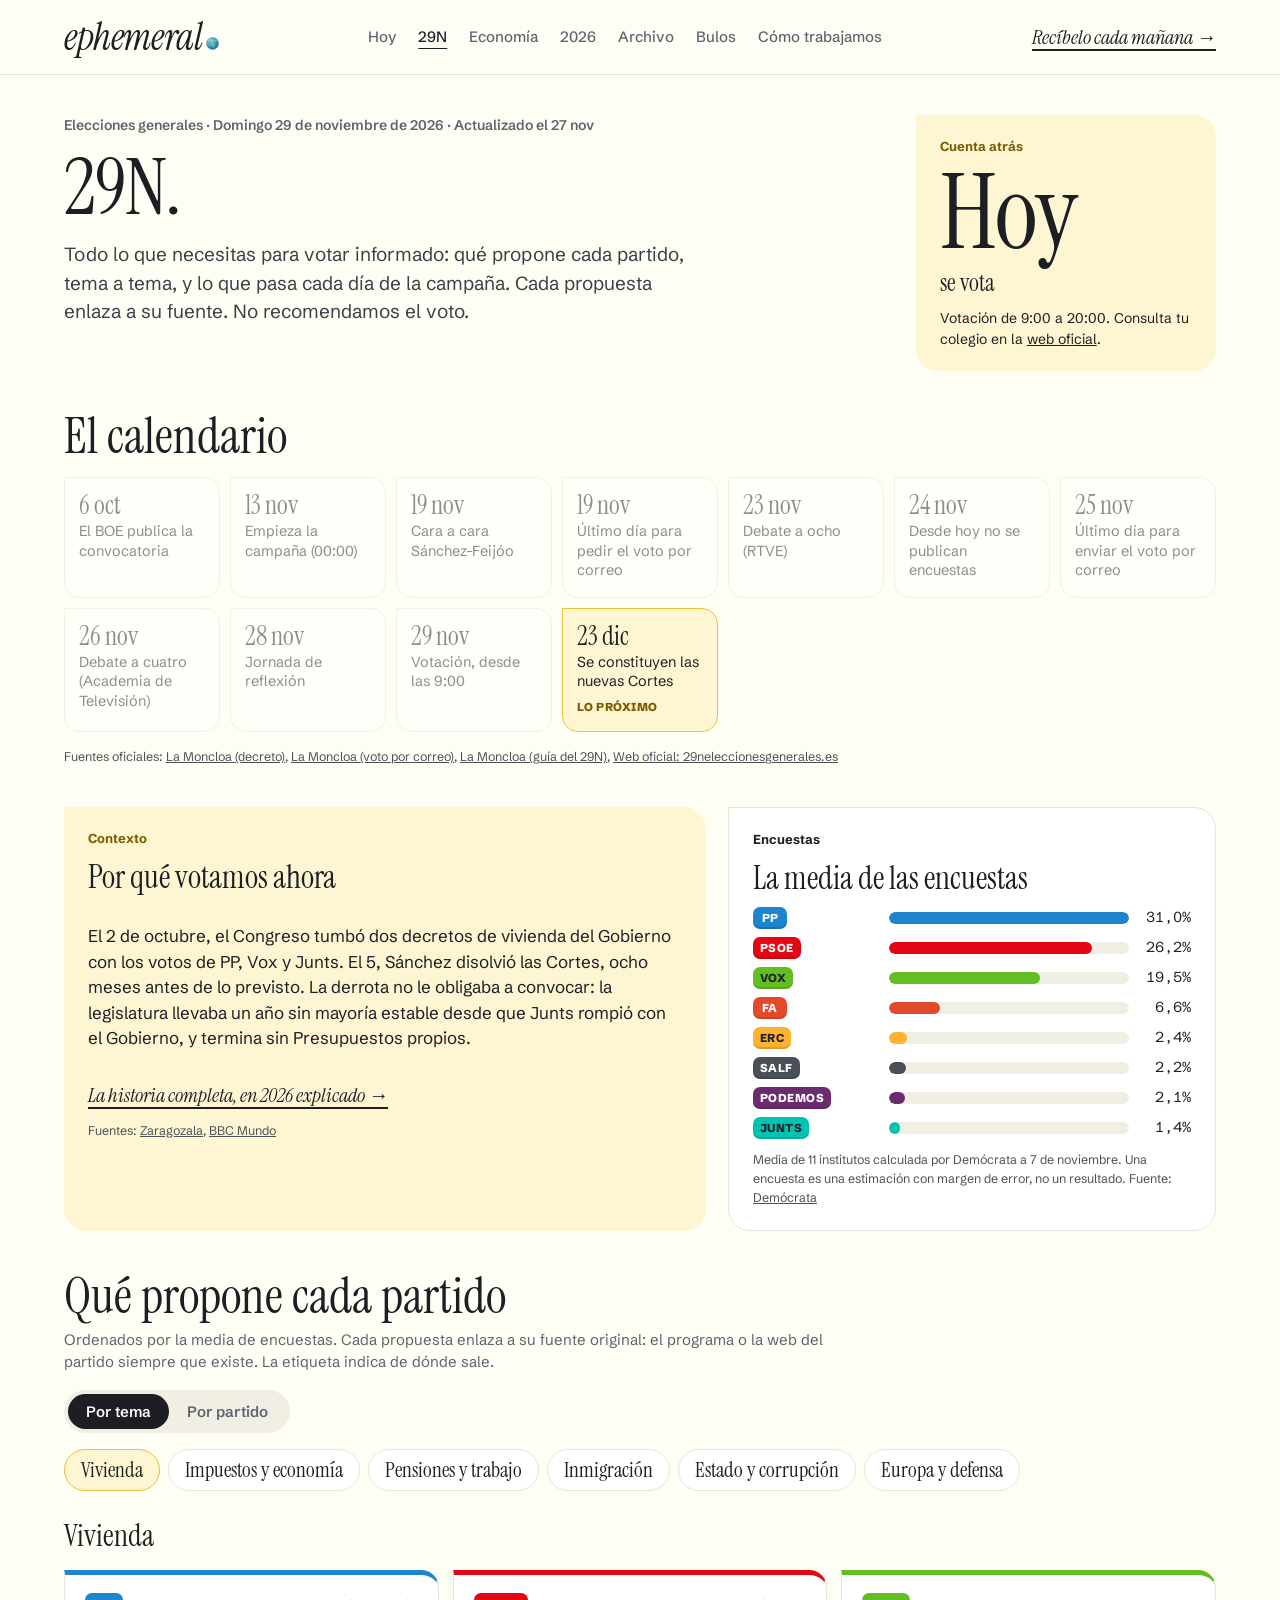
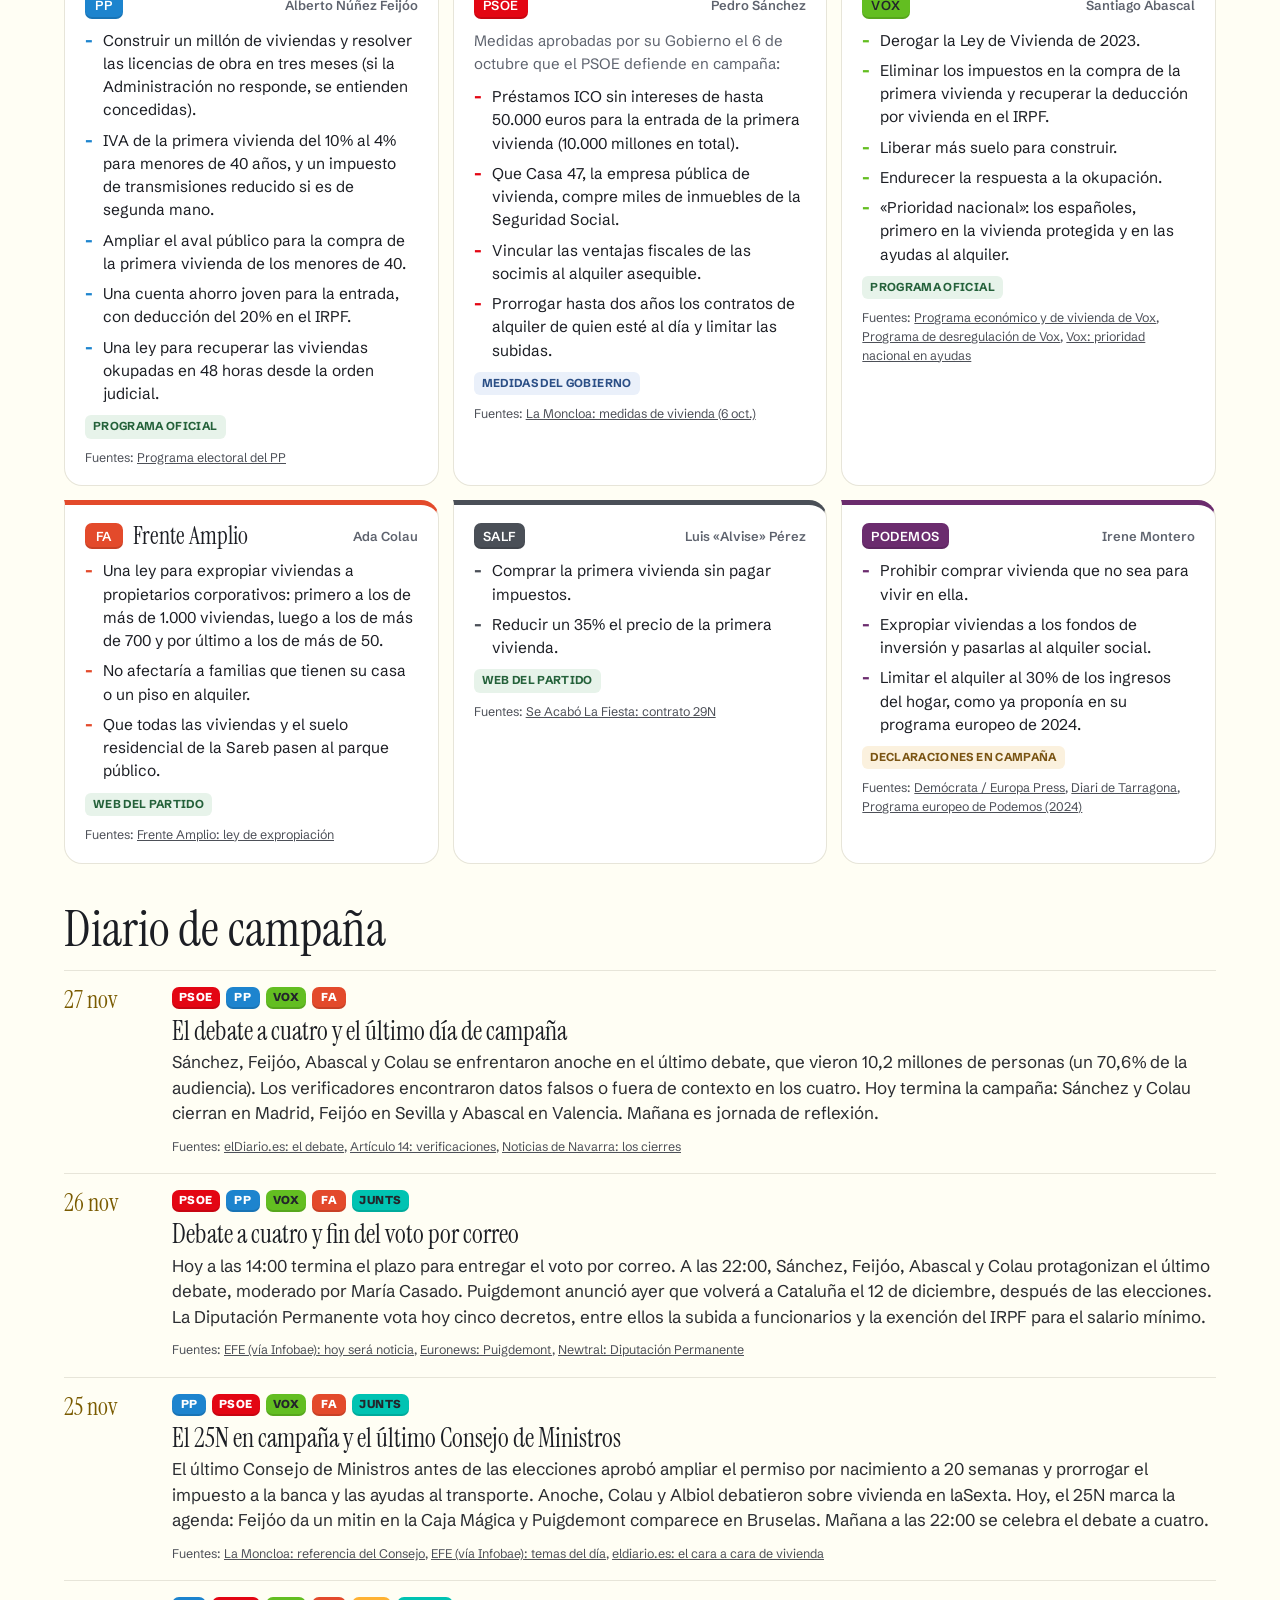
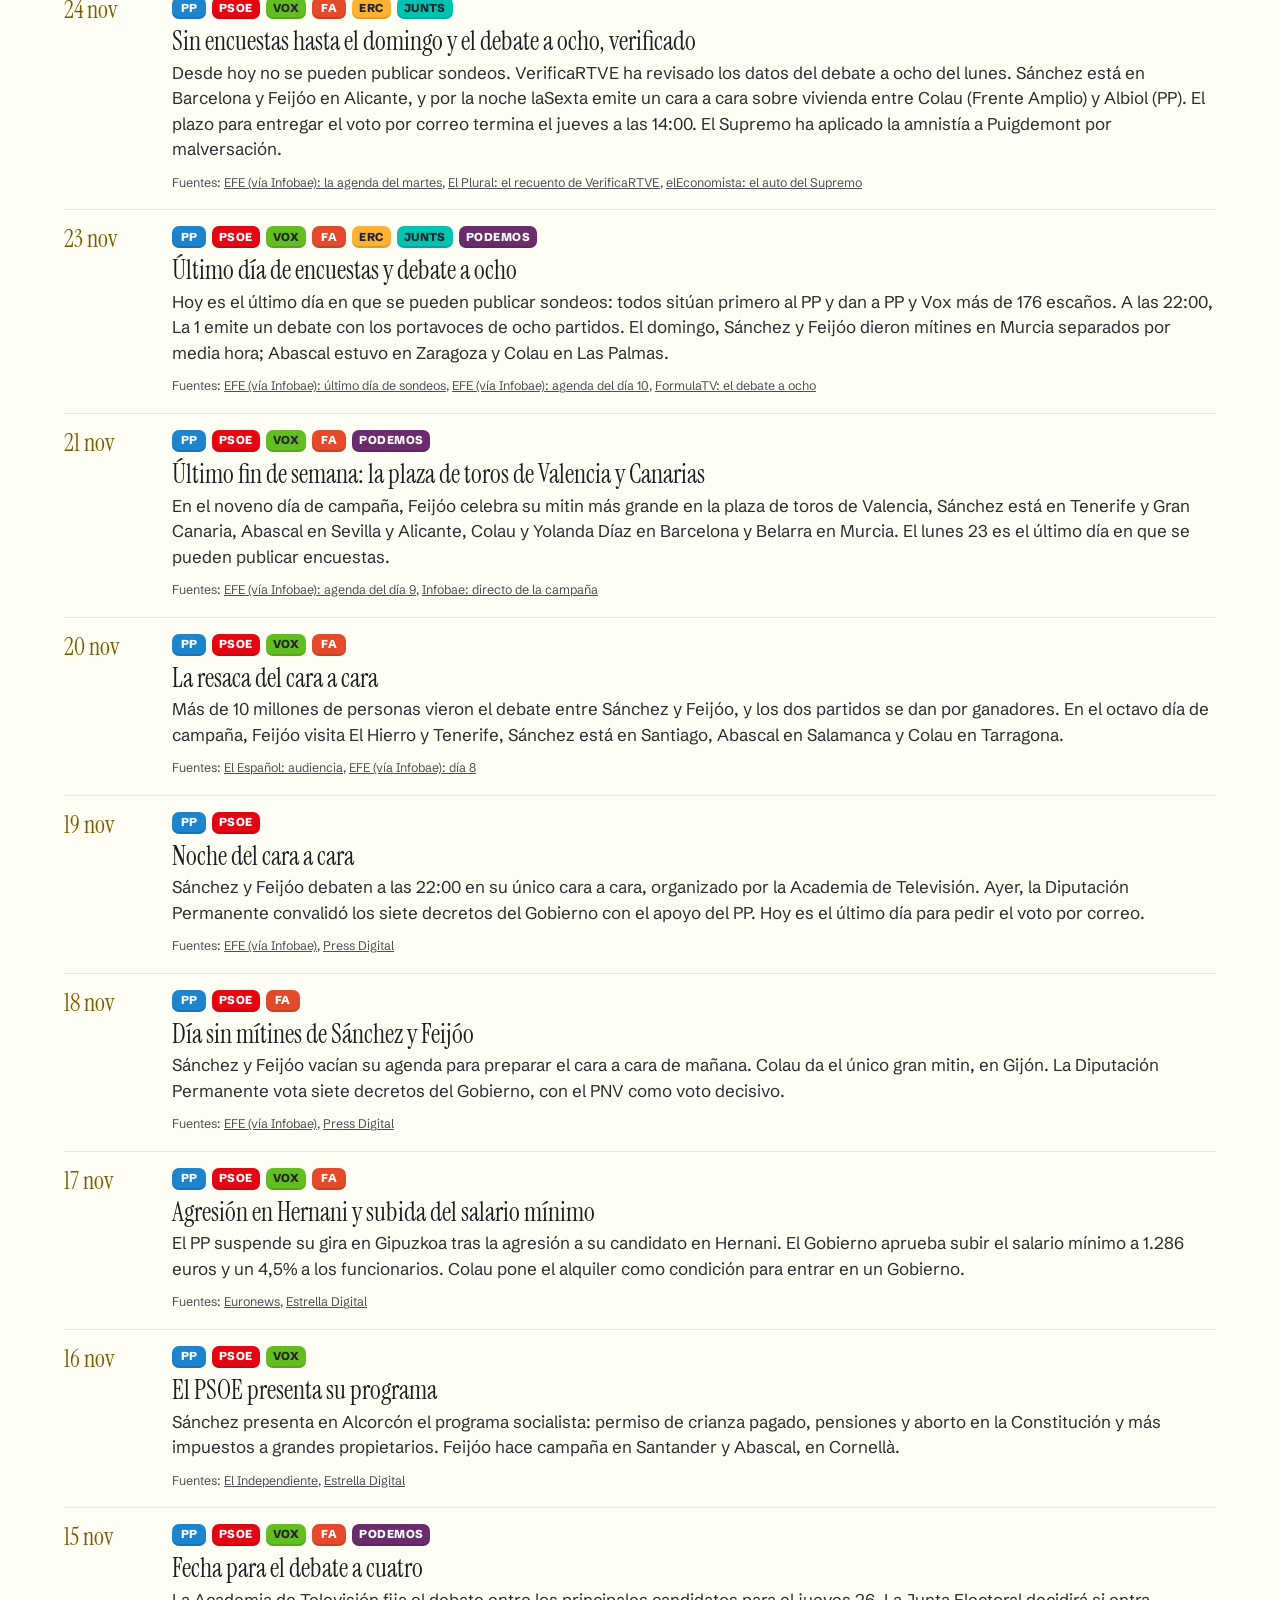
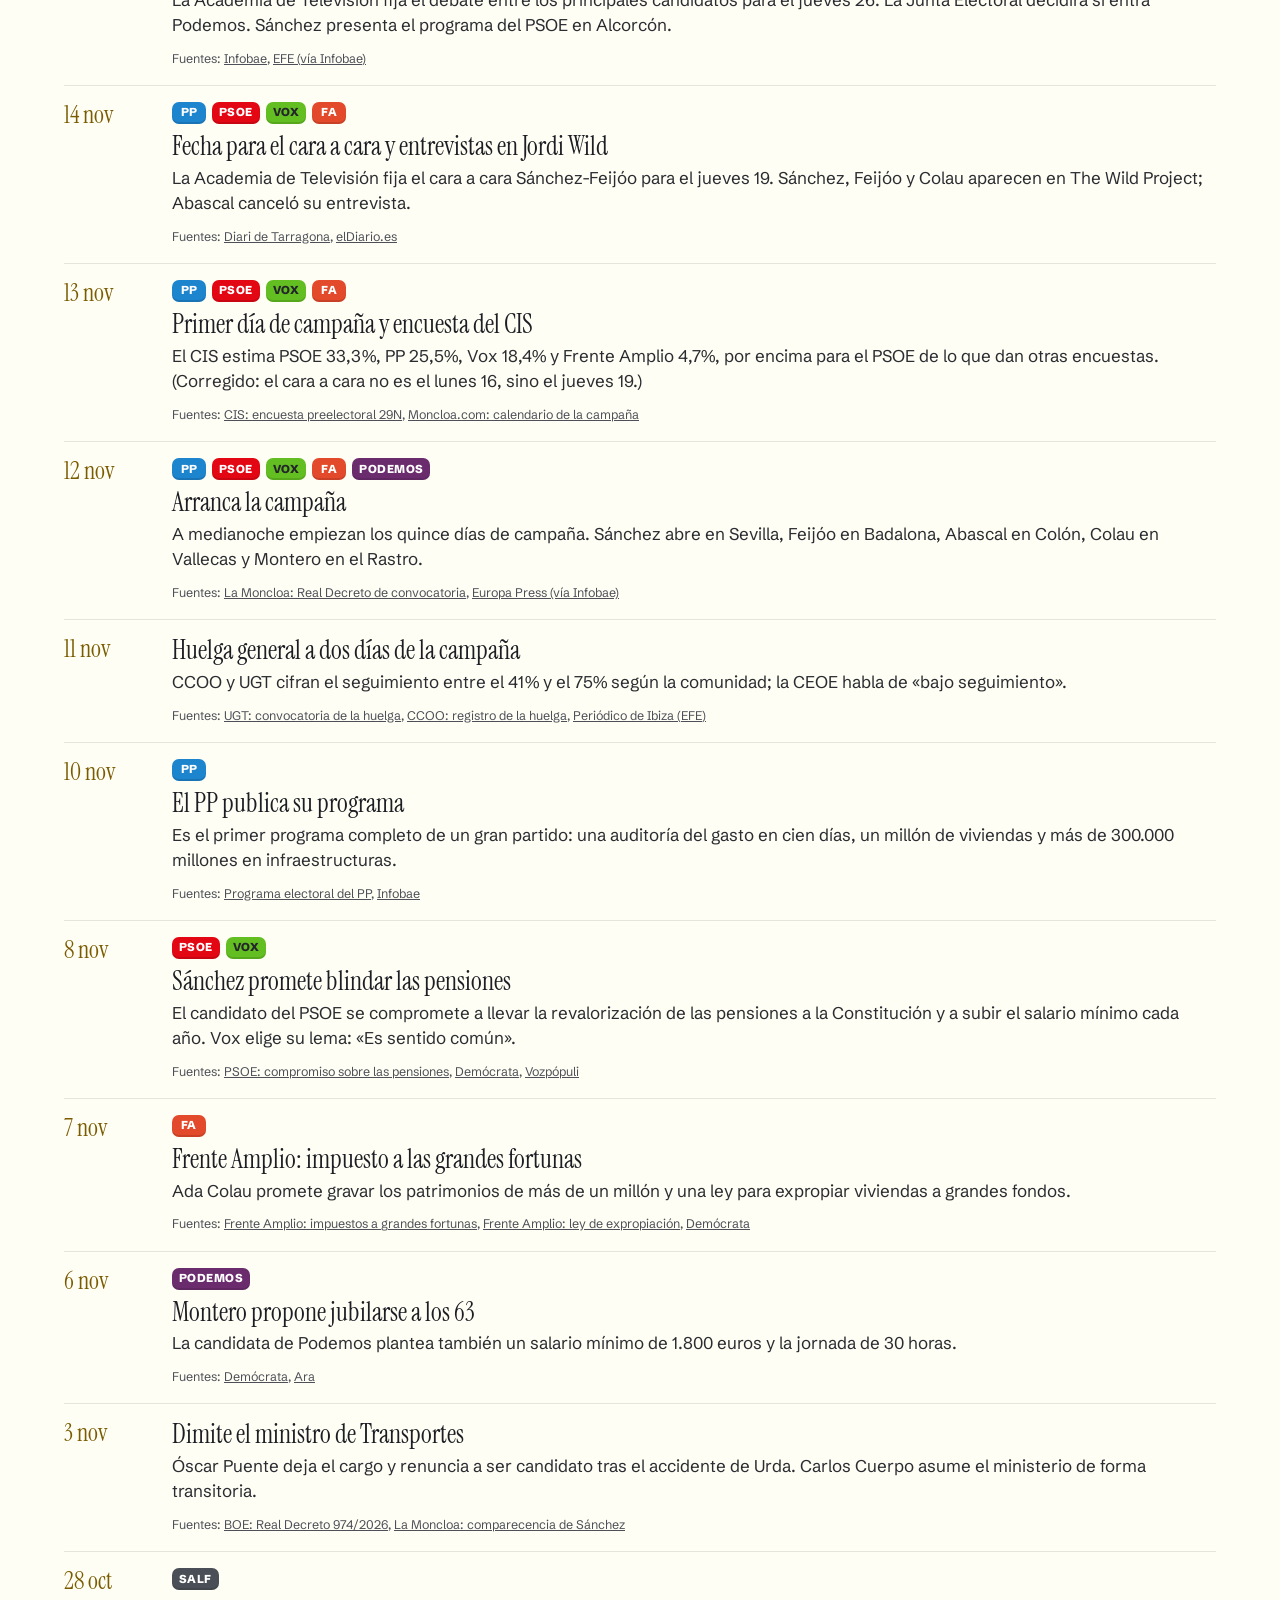
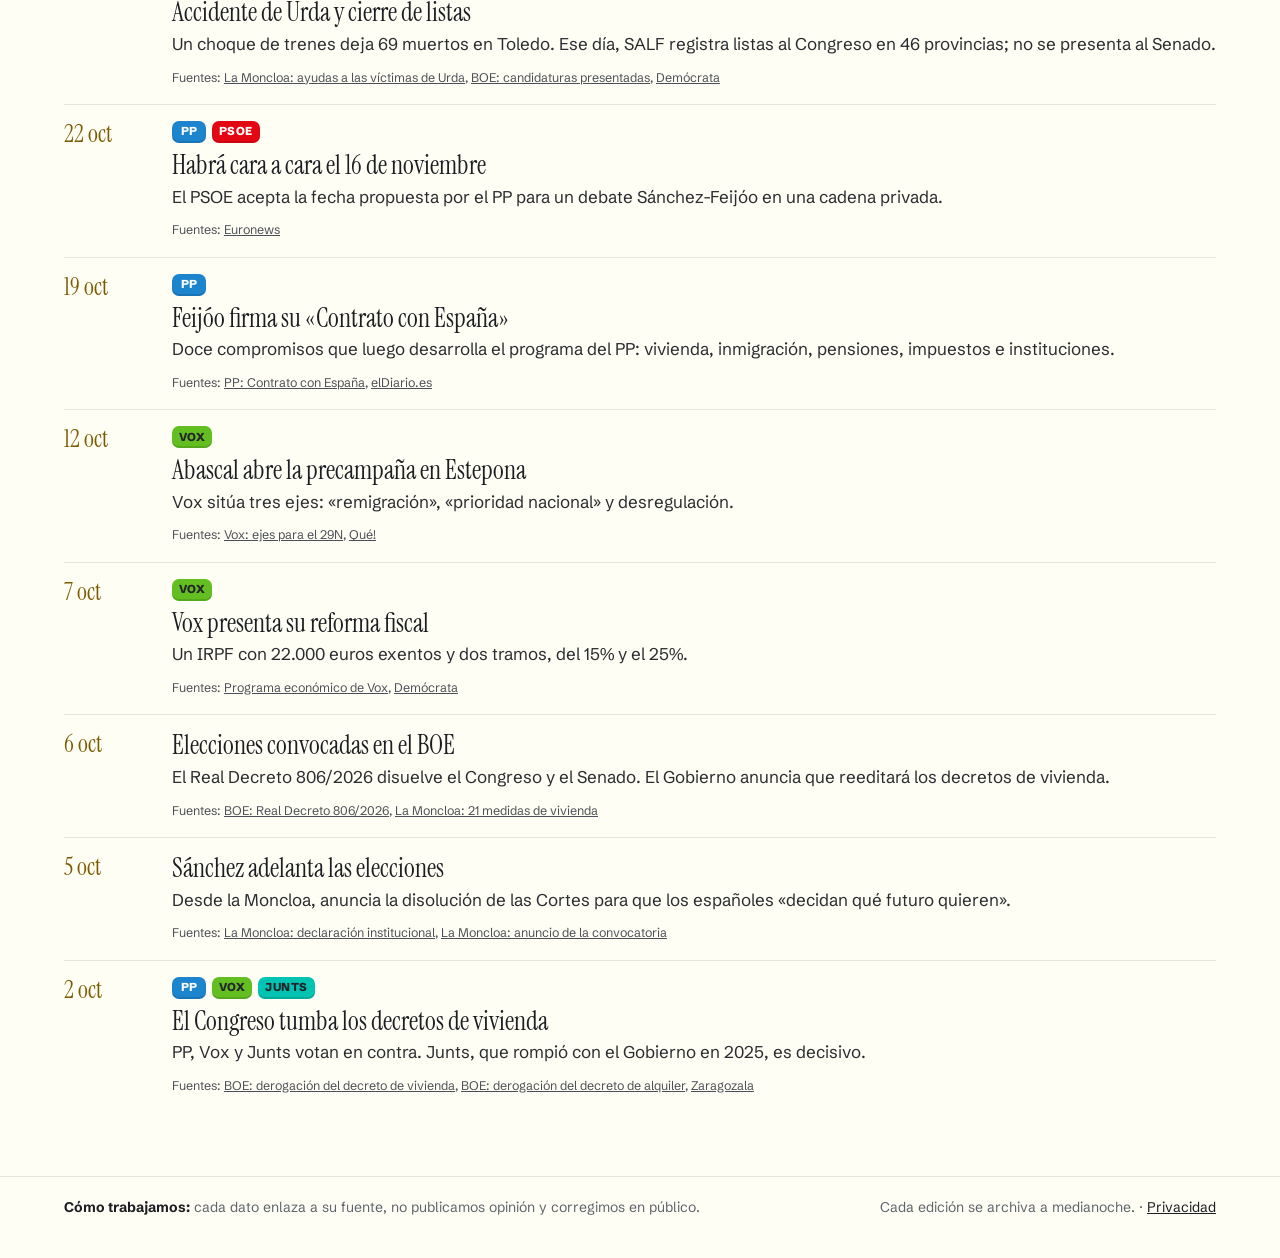
<file: 29n.html>
<!DOCTYPE html>
<html lang="es">
<head>
  <meta charset="utf-8">
  <meta name="viewport" content="width=device-width, initial-scale=1">
  <title>29N · Elecciones generales · ephemeral.</title>
  <meta name="description" content="Qué propone cada partido, tema a tema, y el diario de la campaña del 29N. Con fuentes y sin recomendar el voto.">
  <meta property="og:title" content="29N · Elecciones generales · ephemeral.">
  <meta property="og:description" content="Qué propone cada partido, tema a tema, y el diario de la campaña del 29N. Con fuentes y sin recomendar el voto.">
  <meta property="og:type" content="website">
  <!-- seo -->
  <link rel="canonical" href="https://ephemeralnoticias.com/29n">
  <meta property="og:url" content="https://ephemeralnoticias.com/29n">
  <meta property="og:site_name" content="ephemeral.">
  <meta property="og:locale" content="es_ES">
  <meta property="og:image" content="https://ephemeralnoticias.com/assets/compartir.png">
  <meta property="og:image:width" content="1200">
  <meta property="og:image:height" content="630">
  <meta name="twitter:card" content="summary_large_image">
  <meta name="robots" content="index, follow">
  <!-- /seo -->
  <meta name="theme-color" content="#FFFEF4">
  <link rel="icon" href="assets/favicon.svg" type="image/svg+xml">
  <link rel="icon" href="assets/icono-48.png" type="image/png" sizes="48x48">
  <link rel="icon" href="assets/icono-192.png" type="image/png" sizes="192x192">
  <link rel="apple-touch-icon" href="assets/apple-touch-icon.png">
  <link rel="preconnect" href="https://fonts.googleapis.com">
  <link rel="preconnect" href="https://fonts.gstatic.com" crossorigin>
  <link href="https://fonts.googleapis.com/css2?family=Instrument+Serif:ital@0;1&amp;family=Schibsted+Grotesk:wght@400;500;600;700;800&amp;display=swap" rel="stylesheet">
  <link rel="stylesheet" href="assets/style.css">
</head>
<body data-pagina="29n">
  <header class="cabecera">
    <div class="contenedor">
      <a class="logo" href="index.html" aria-label="ephemeral, ir a la portada"><span>ephemeral</span><svg viewBox="0 0 20 20" aria-hidden="true" focusable="false"><defs><radialGradient id="lmar" cx="35%" cy="30%" r="80%"><stop offset="0" stop-color="#8FD3F7"/><stop offset="0.55" stop-color="#3497DE"/><stop offset="1" stop-color="#1A5DA6"/></radialGradient><radialGradient id="ltie" cx="35%" cy="30%" r="80%"><stop offset="0" stop-color="#8ED37A"/><stop offset="1" stop-color="#3C9A48"/></radialGradient><clipPath id="lesf"><circle cx="10" cy="10" r="9.5"/></clipPath></defs><circle cx="10" cy="10" r="9.5" fill="url(#lmar)"/><g clip-path="url(#lesf)" fill="url(#ltie)"><path d="M4,3.5 C6,2.6 8.6,3 9.2,4.6 C9.8,6.2 8.2,7 7.6,8.4 C7,9.8 5.2,9.6 4.4,8.4 C3.4,7 2.8,5 4,3.5 Z"/><path d="M10.5,9.2 C12.4,8.8 14.2,9.8 14,11.8 C13.8,13.6 12.6,14.4 12.2,16.2 C11.8,17.6 10.4,17.4 10.2,16 C10,14.4 9.2,13.2 9.4,11.6 C9.6,10.4 9.8,9.4 10.5,9.2 Z"/><path d="M13.6,4.2 C15.4,3.8 17.2,5 17.4,6.6 C17.6,8 16,8.4 14.8,7.8 C13.6,7.2 12.6,5 13.6,4.2 Z"/><path d="M2.6,12.6 C3.6,12.2 4.6,13 4.4,14 C4.2,14.8 3.2,15 2.6,14.4 C2.2,13.9 2.1,13 2.6,12.6 Z"/></g><ellipse cx="7" cy="5.6" rx="4.2" ry="2.6" fill="#FFFFFF" opacity="0.25"/><circle cx="10" cy="10" r="9.3" fill="none" stroke="#0E3F75" stroke-opacity="0.35" stroke-width="0.6"/></svg></a>
      <nav class="menu" aria-label="Principal">
        <a href="index.html">Hoy</a>
        <a href="29n.html" aria-current="page">29N</a>
        <a href="economia.html">Economía</a>
        <a href="resumen-2026.html">2026</a>
        <a href="archivo.html">Archivo</a>
        <a href="bulos.html">Bulos</a>
        <a href="como-trabajamos.html">Cómo trabajamos</a>
      </nav>
      <a class="enlace-serif" href="./#suscribir">Recíbelo cada mañana →</a>
    </div>
  </header>
  <main>
    <div class="contenedor">
      <div id="especial" style="display:flex;flex-direction:column;gap:40px"><p class="vacio">Cargando el especial…</p></div>
    </div>
  </main>
  <footer class="pie-web">
    <div class="contenedor">
      <span><b>Cómo trabajamos:</b> cada dato enlaza a su fuente, no publicamos opinión y corregimos en público.</span>
      <span>Cada edición se archiva a medianoche. · <a href="privacidad.html">Privacidad</a></span>
    </div>
  </footer>
  <script src="assets/app.js"></script>
</body>
</html>
</file>
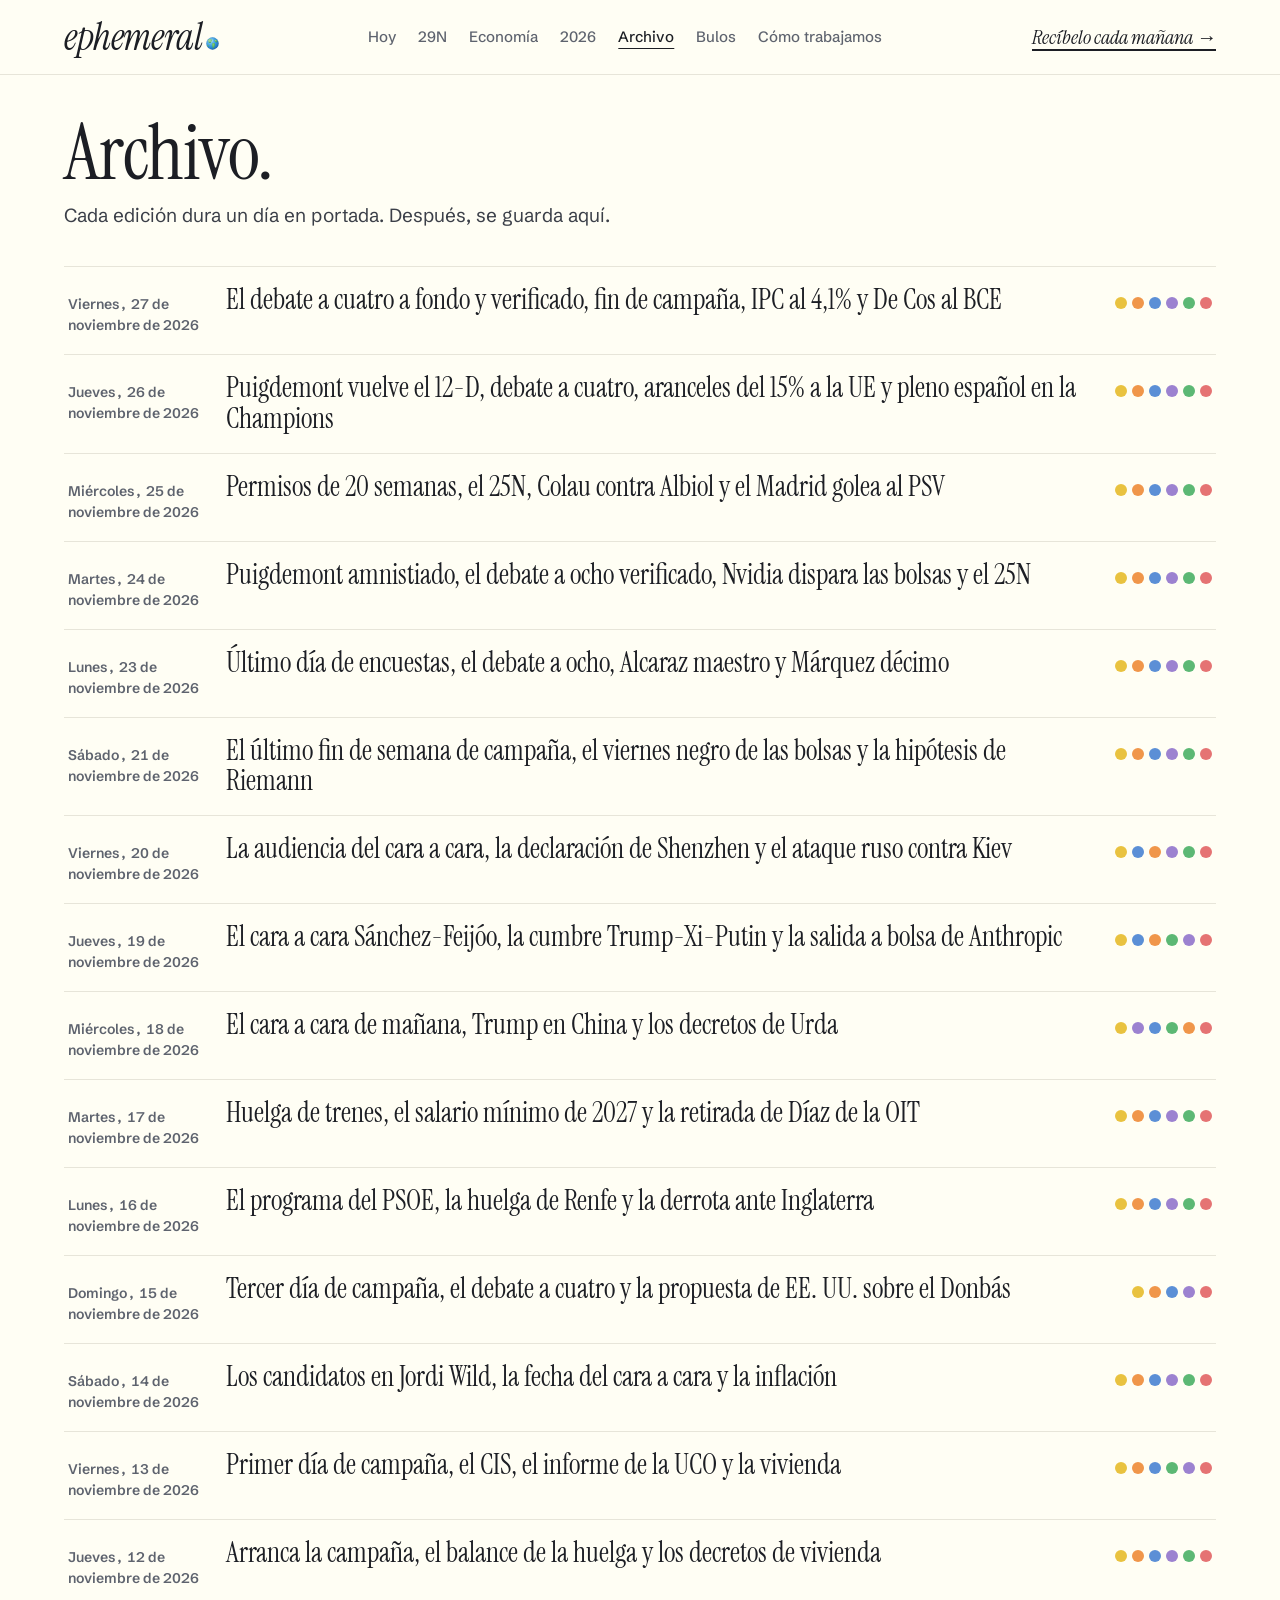
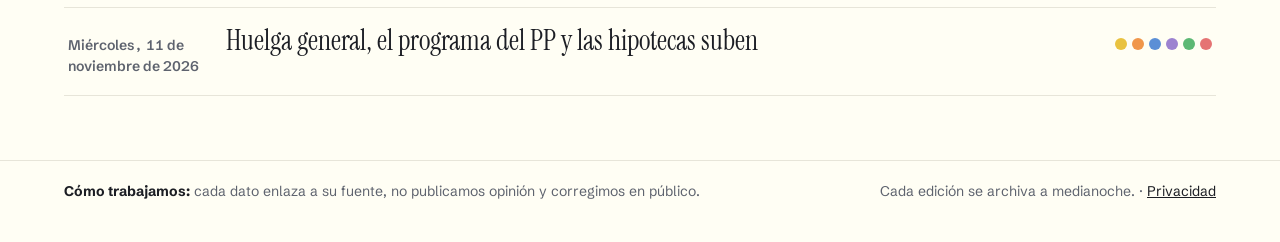
<file: archivo.html>
<!DOCTYPE html>
<html lang="es">
<head>
  <meta charset="utf-8">
  <meta name="viewport" content="width=device-width, initial-scale=1">
  <title>Archivo · ephemeral.</title>
  <meta name="description" content="Todas las ediciones anteriores de ephemeral.">
  <meta property="og:title" content="Archivo · ephemeral.">
  <meta property="og:description" content="Todas las ediciones anteriores de ephemeral.">
  <meta property="og:type" content="website">
  <!-- seo -->
  <link rel="canonical" href="https://ephemeralnoticias.com/archivo">
  <meta property="og:url" content="https://ephemeralnoticias.com/archivo">
  <meta property="og:site_name" content="ephemeral.">
  <meta property="og:locale" content="es_ES">
  <meta property="og:image" content="https://ephemeralnoticias.com/assets/compartir.png">
  <meta property="og:image:width" content="1200">
  <meta property="og:image:height" content="630">
  <meta name="twitter:card" content="summary_large_image">
  <meta name="robots" content="index, follow">
  <!-- /seo -->
  <meta name="theme-color" content="#FFFEF4">
  <link rel="icon" href="assets/favicon.svg" type="image/svg+xml">
  <link rel="icon" href="assets/icono-48.png" type="image/png" sizes="48x48">
  <link rel="icon" href="assets/icono-192.png" type="image/png" sizes="192x192">
  <link rel="apple-touch-icon" href="assets/apple-touch-icon.png">
  <link rel="preconnect" href="https://fonts.googleapis.com">
  <link rel="preconnect" href="https://fonts.gstatic.com" crossorigin>
  <link href="https://fonts.googleapis.com/css2?family=Instrument+Serif:ital@0;1&amp;family=Schibsted+Grotesk:wght@400;500;600;700;800&amp;display=swap" rel="stylesheet">
  <link rel="stylesheet" href="assets/style.css">
</head>
<body data-pagina="archivo">
  <header class="cabecera">
    <div class="contenedor">
      <a class="logo" href="index.html" aria-label="ephemeral, ir a la portada"><span>ephemeral</span><svg viewBox="0 0 20 20" aria-hidden="true" focusable="false"><defs><radialGradient id="lmar" cx="35%" cy="30%" r="80%"><stop offset="0" stop-color="#8FD3F7"/><stop offset="0.55" stop-color="#3497DE"/><stop offset="1" stop-color="#1A5DA6"/></radialGradient><radialGradient id="ltie" cx="35%" cy="30%" r="80%"><stop offset="0" stop-color="#8ED37A"/><stop offset="1" stop-color="#3C9A48"/></radialGradient><clipPath id="lesf"><circle cx="10" cy="10" r="9.5"/></clipPath></defs><circle cx="10" cy="10" r="9.5" fill="url(#lmar)"/><g clip-path="url(#lesf)" fill="url(#ltie)"><path d="M4,3.5 C6,2.6 8.6,3 9.2,4.6 C9.8,6.2 8.2,7 7.6,8.4 C7,9.8 5.2,9.6 4.4,8.4 C3.4,7 2.8,5 4,3.5 Z"/><path d="M10.5,9.2 C12.4,8.8 14.2,9.8 14,11.8 C13.8,13.6 12.6,14.4 12.2,16.2 C11.8,17.6 10.4,17.4 10.2,16 C10,14.4 9.2,13.2 9.4,11.6 C9.6,10.4 9.8,9.4 10.5,9.2 Z"/><path d="M13.6,4.2 C15.4,3.8 17.2,5 17.4,6.6 C17.6,8 16,8.4 14.8,7.8 C13.6,7.2 12.6,5 13.6,4.2 Z"/><path d="M2.6,12.6 C3.6,12.2 4.6,13 4.4,14 C4.2,14.8 3.2,15 2.6,14.4 C2.2,13.9 2.1,13 2.6,12.6 Z"/></g><ellipse cx="7" cy="5.6" rx="4.2" ry="2.6" fill="#FFFFFF" opacity="0.25"/><circle cx="10" cy="10" r="9.3" fill="none" stroke="#0E3F75" stroke-opacity="0.35" stroke-width="0.6"/></svg></a>
      <nav class="menu" aria-label="Principal">
        <a href="index.html">Hoy</a>
        <a href="29n.html">29N</a>
        <a href="economia.html">Economía</a>
        <a href="resumen-2026.html">2026</a>
        <a href="archivo.html" aria-current="page">Archivo</a>
        <a href="bulos.html">Bulos</a>
        <a href="como-trabajamos.html">Cómo trabajamos</a>
      </nav>
      <a class="enlace-serif" href="./#suscribir">Recíbelo cada mañana →</a>
    </div>
  </header>
  <main>
    <div class="contenedor">
      <div class="pagina-titulo">
        <h1 class="gran">Archivo.</h1>
        <p class="entradilla">Cada edición dura un día en portada. Después, se guarda aquí.</p>
      </div>
      <div id="lista"><p class="vacio">Cargando el archivo…</p></div>
    </div>
  </main>
  <footer class="pie-web">
    <div class="contenedor">
      <span><b>Cómo trabajamos:</b> cada dato enlaza a su fuente, no publicamos opinión y corregimos en público.</span>
      <span>Cada edición se archiva a medianoche. · <a href="privacidad.html">Privacidad</a></span>
    </div>
  </footer>
  <script src="assets/app.js"></script>
</body>
</html>
</file>
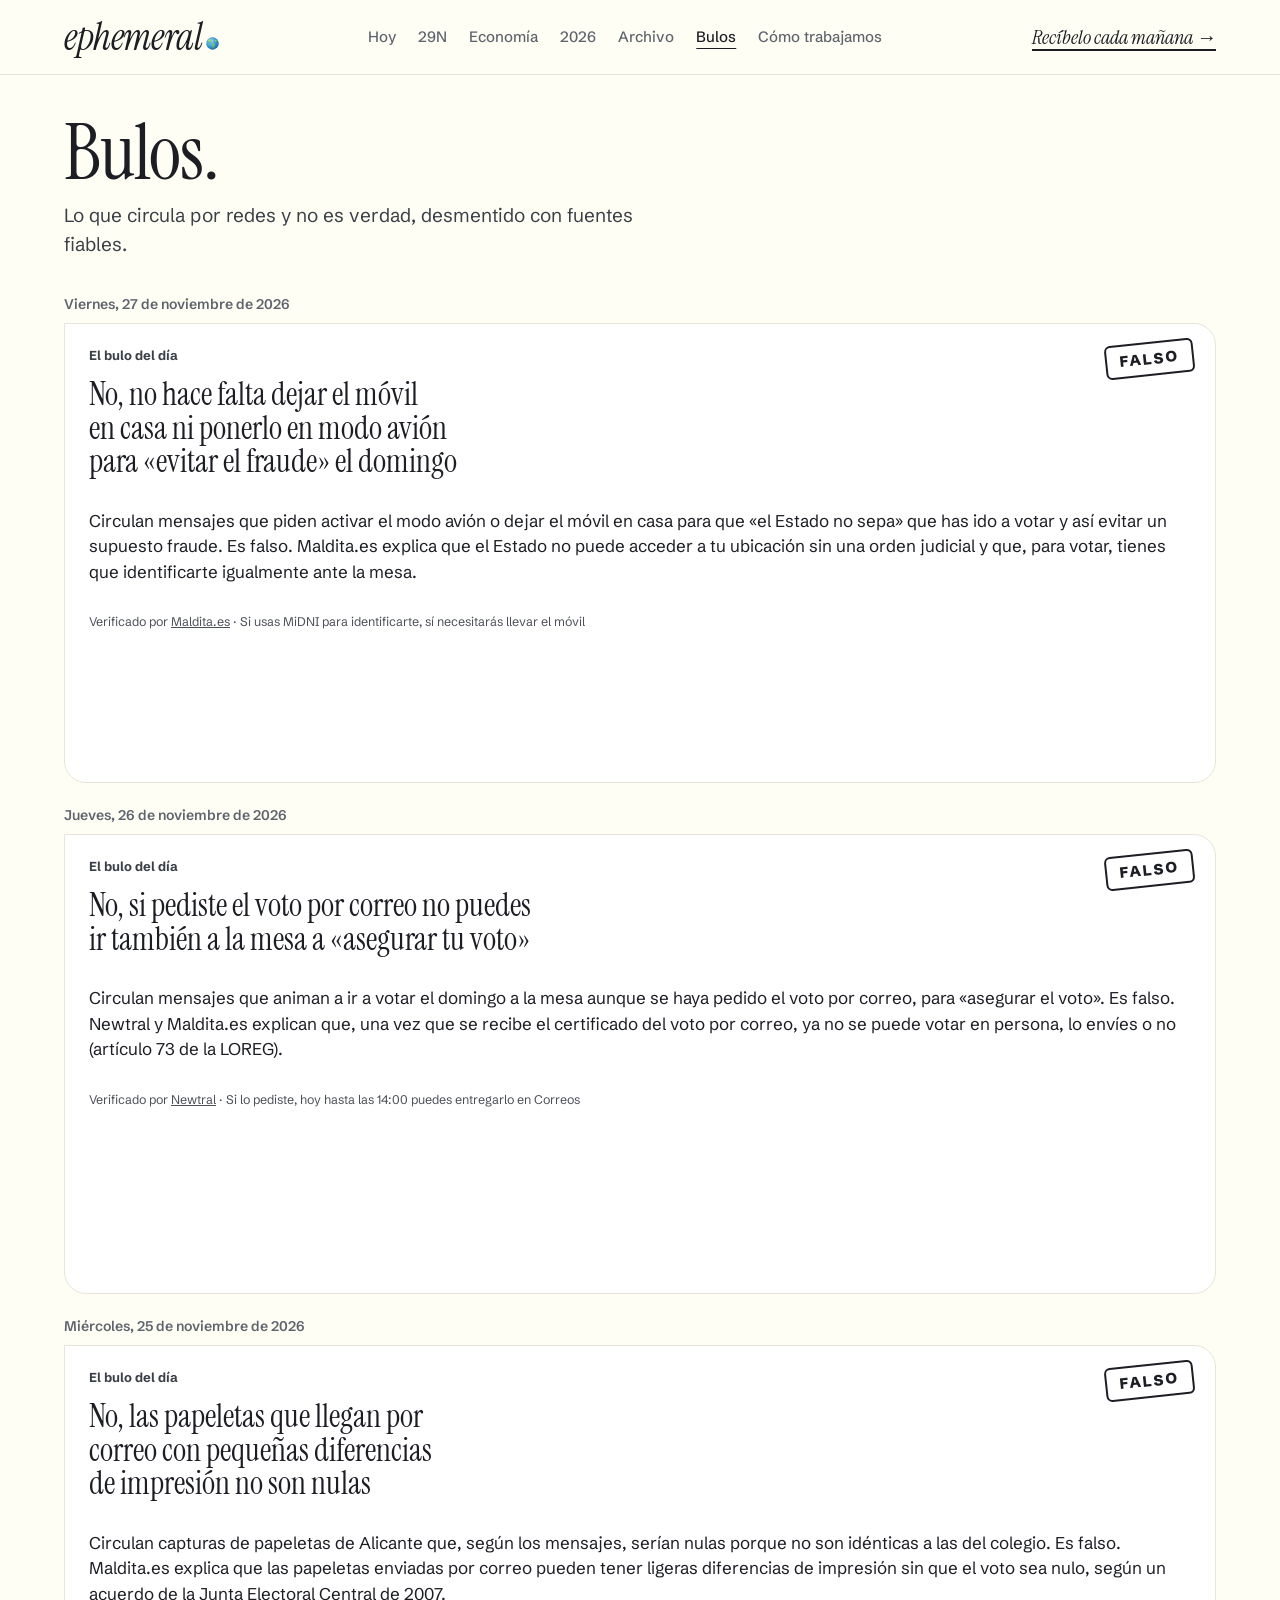
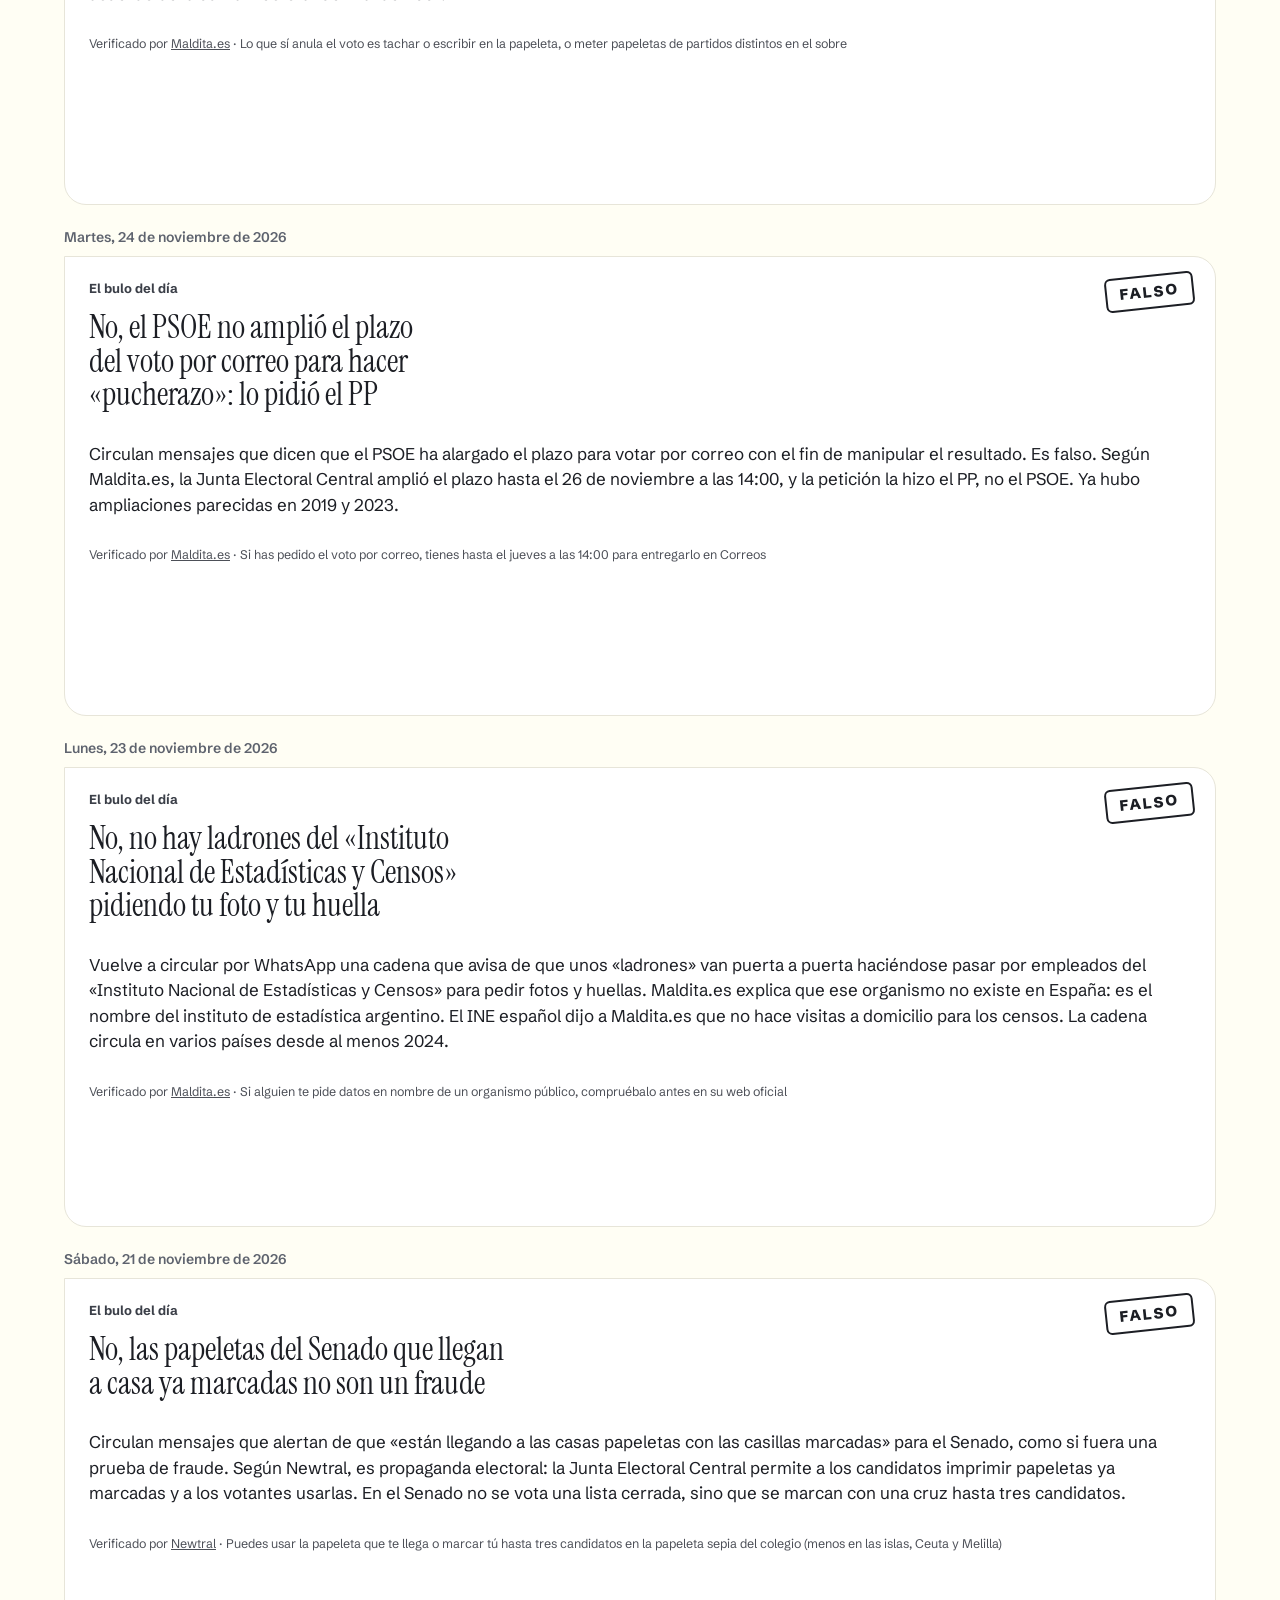
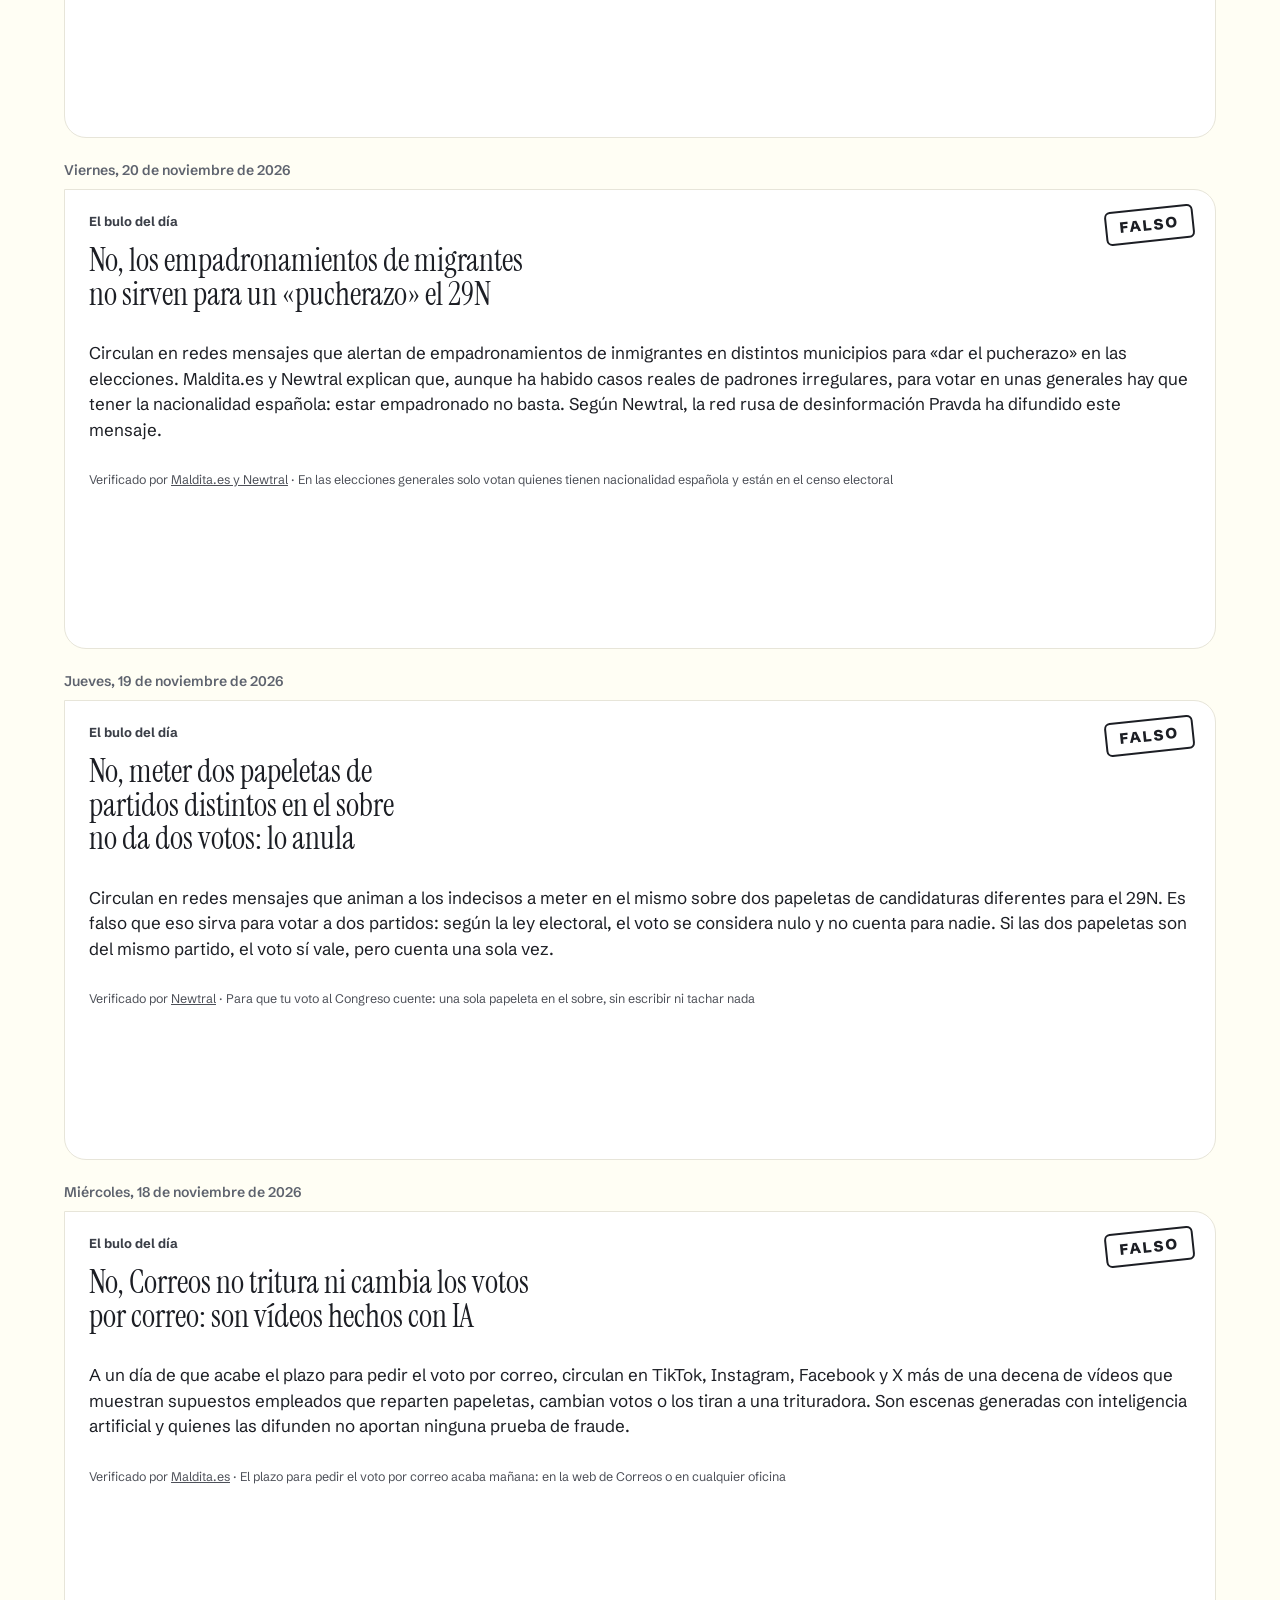
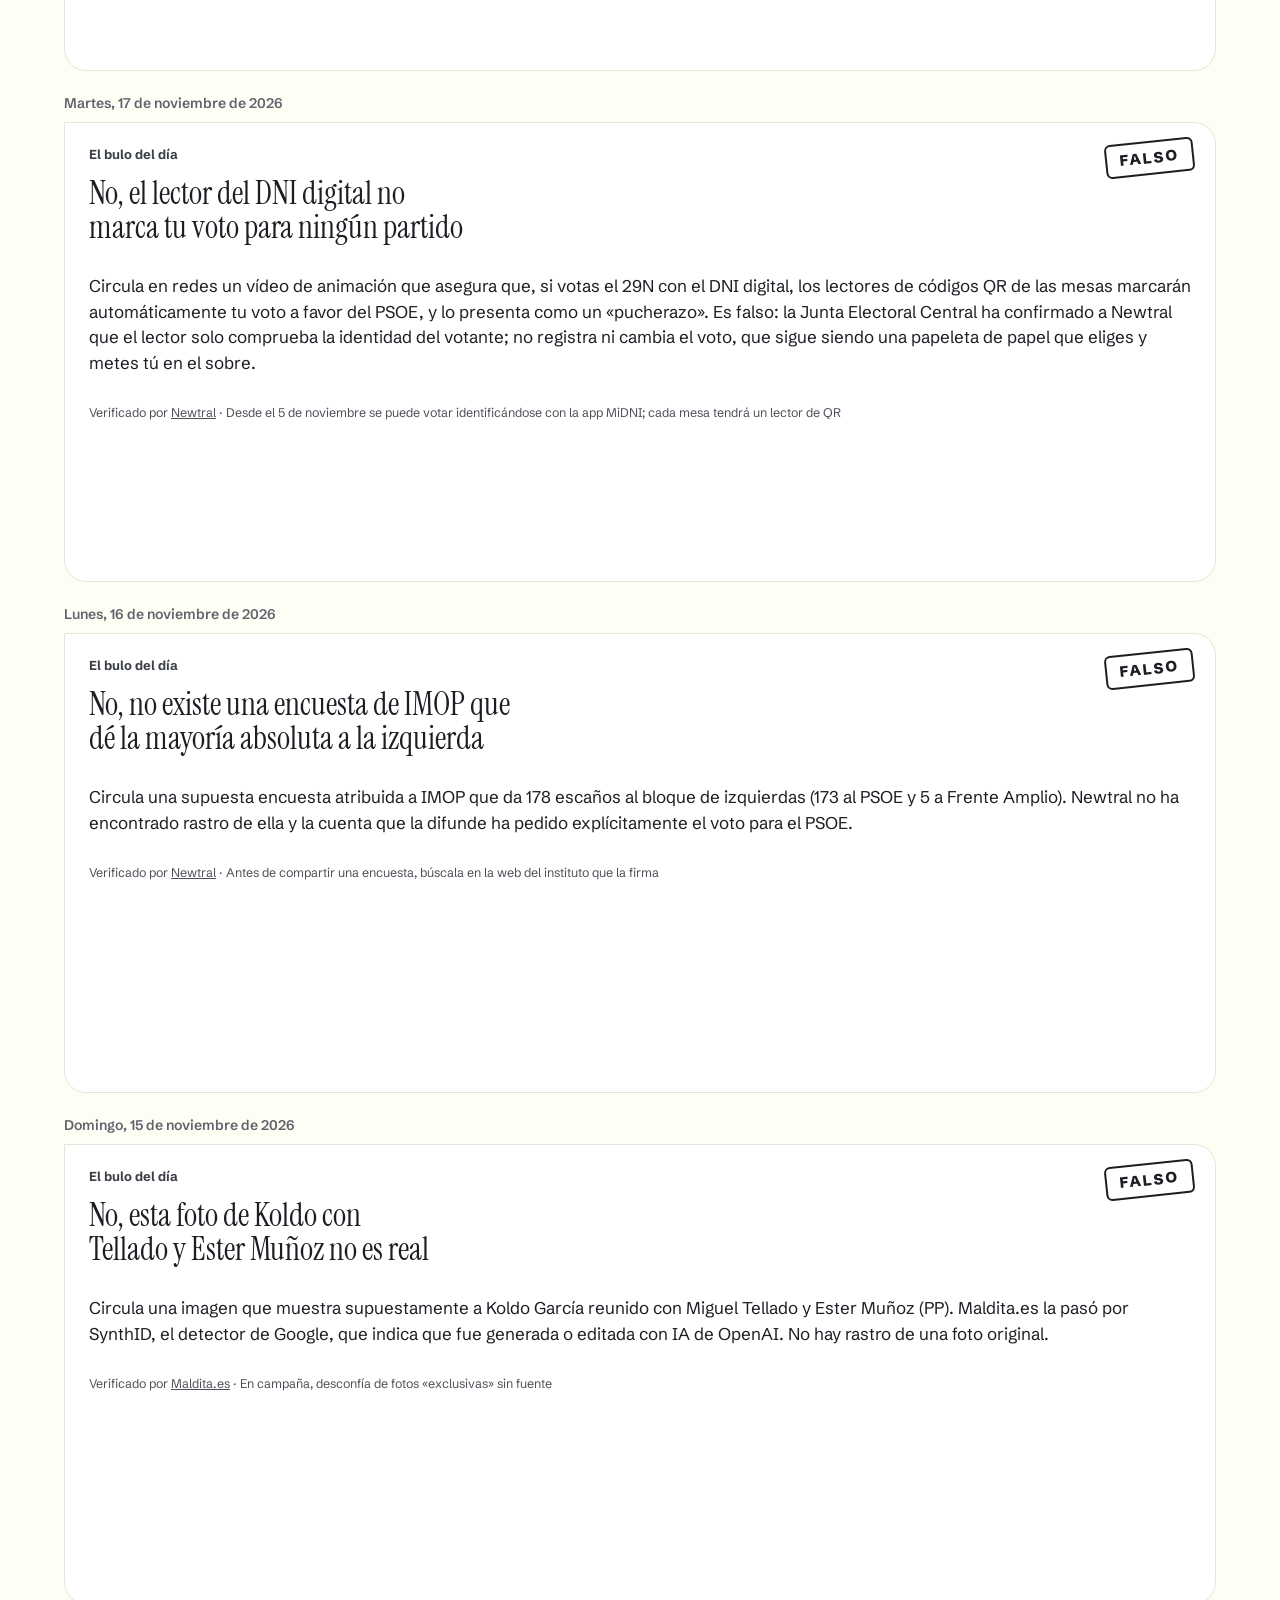
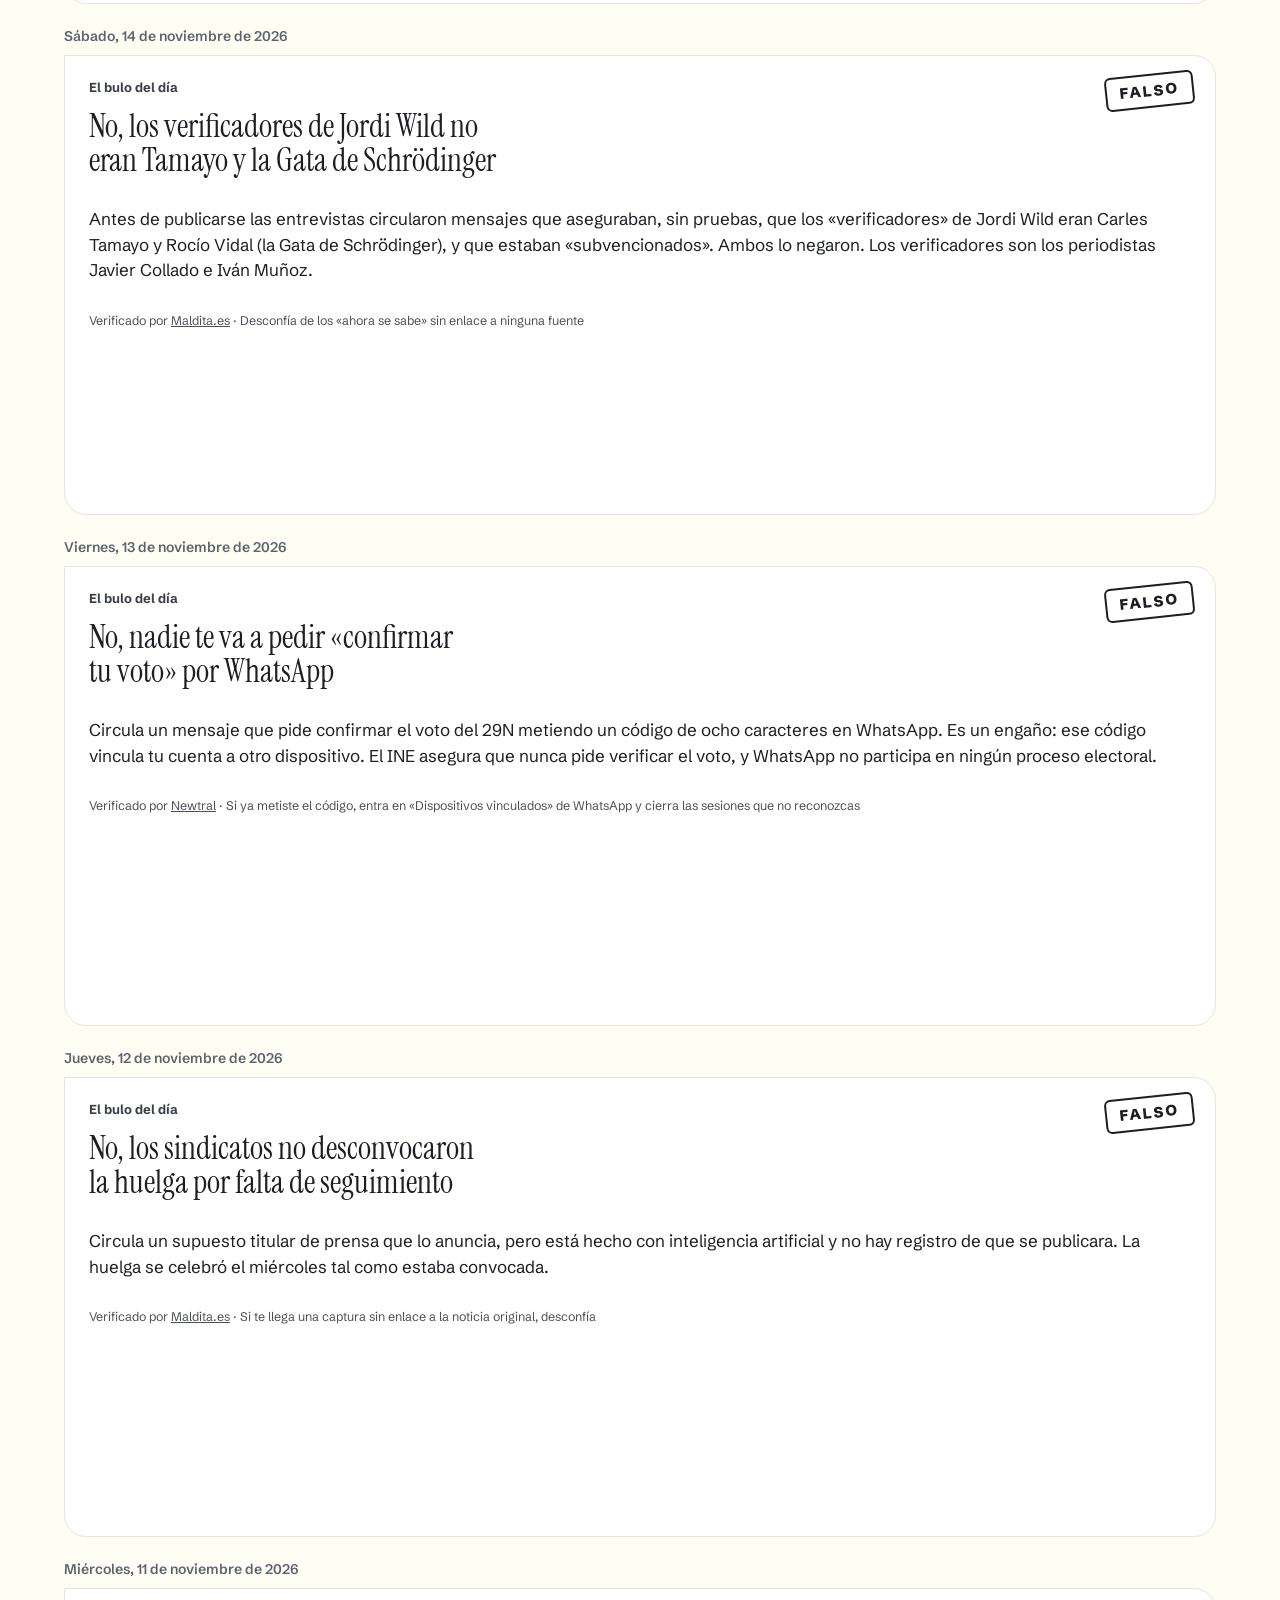
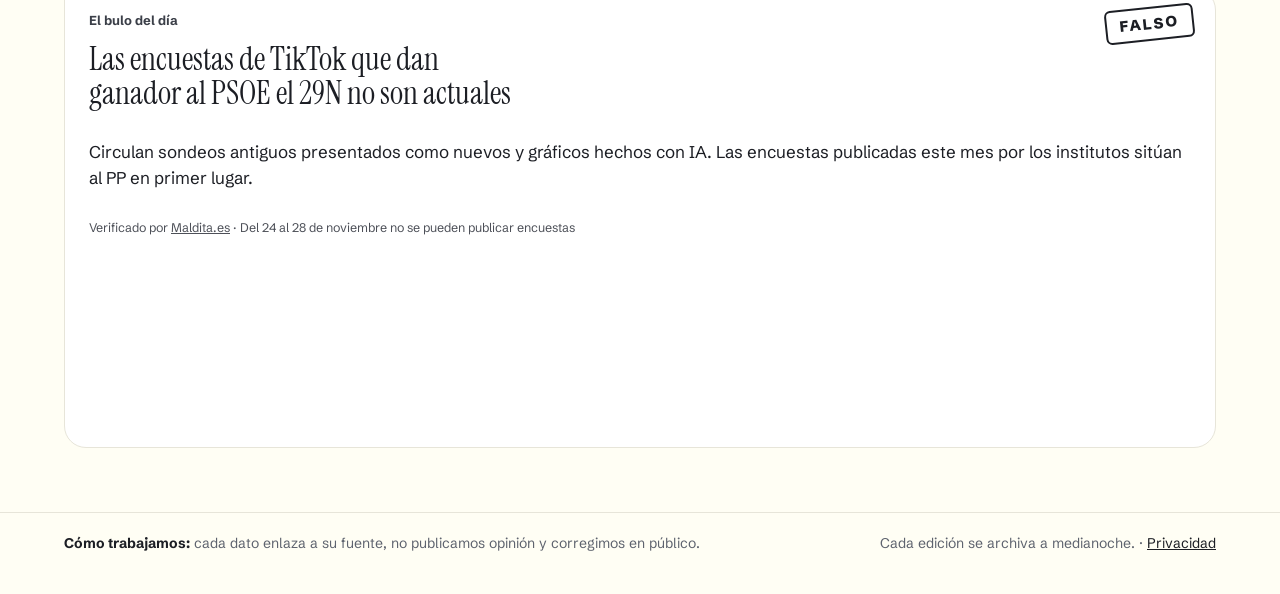
<file: bulos.html>
<!DOCTYPE html>
<html lang="es">
<head>
  <meta charset="utf-8">
  <meta name="viewport" content="width=device-width, initial-scale=1">
  <title>Bulos · ephemeral.</title>
  <meta name="description" content="Los bulos que circulan por redes, desmentidos con fuentes.">
  <meta property="og:title" content="Bulos · ephemeral.">
  <meta property="og:description" content="Los bulos que circulan por redes, desmentidos con fuentes.">
  <meta property="og:type" content="website">
  <!-- seo -->
  <link rel="canonical" href="https://ephemeralnoticias.com/bulos">
  <meta property="og:url" content="https://ephemeralnoticias.com/bulos">
  <meta property="og:site_name" content="ephemeral.">
  <meta property="og:locale" content="es_ES">
  <meta property="og:image" content="https://ephemeralnoticias.com/assets/compartir.png">
  <meta property="og:image:width" content="1200">
  <meta property="og:image:height" content="630">
  <meta name="twitter:card" content="summary_large_image">
  <meta name="robots" content="index, follow">
  <!-- /seo -->
  <meta name="theme-color" content="#FFFEF4">
  <link rel="icon" href="assets/favicon.svg" type="image/svg+xml">
  <link rel="icon" href="assets/icono-48.png" type="image/png" sizes="48x48">
  <link rel="icon" href="assets/icono-192.png" type="image/png" sizes="192x192">
  <link rel="apple-touch-icon" href="assets/apple-touch-icon.png">
  <link rel="preconnect" href="https://fonts.googleapis.com">
  <link rel="preconnect" href="https://fonts.gstatic.com" crossorigin>
  <link href="https://fonts.googleapis.com/css2?family=Instrument+Serif:ital@0;1&amp;family=Schibsted+Grotesk:wght@400;500;600;700;800&amp;display=swap" rel="stylesheet">
  <link rel="stylesheet" href="assets/style.css">
</head>
<body data-pagina="bulos">
  <header class="cabecera">
    <div class="contenedor">
      <a class="logo" href="index.html" aria-label="ephemeral, ir a la portada"><span>ephemeral</span><svg viewBox="0 0 20 20" aria-hidden="true" focusable="false"><defs><radialGradient id="lmar" cx="35%" cy="30%" r="80%"><stop offset="0" stop-color="#8FD3F7"/><stop offset="0.55" stop-color="#3497DE"/><stop offset="1" stop-color="#1A5DA6"/></radialGradient><radialGradient id="ltie" cx="35%" cy="30%" r="80%"><stop offset="0" stop-color="#8ED37A"/><stop offset="1" stop-color="#3C9A48"/></radialGradient><clipPath id="lesf"><circle cx="10" cy="10" r="9.5"/></clipPath></defs><circle cx="10" cy="10" r="9.5" fill="url(#lmar)"/><g clip-path="url(#lesf)" fill="url(#ltie)"><path d="M4,3.5 C6,2.6 8.6,3 9.2,4.6 C9.8,6.2 8.2,7 7.6,8.4 C7,9.8 5.2,9.6 4.4,8.4 C3.4,7 2.8,5 4,3.5 Z"/><path d="M10.5,9.2 C12.4,8.8 14.2,9.8 14,11.8 C13.8,13.6 12.6,14.4 12.2,16.2 C11.8,17.6 10.4,17.4 10.2,16 C10,14.4 9.2,13.2 9.4,11.6 C9.6,10.4 9.8,9.4 10.5,9.2 Z"/><path d="M13.6,4.2 C15.4,3.8 17.2,5 17.4,6.6 C17.6,8 16,8.4 14.8,7.8 C13.6,7.2 12.6,5 13.6,4.2 Z"/><path d="M2.6,12.6 C3.6,12.2 4.6,13 4.4,14 C4.2,14.8 3.2,15 2.6,14.4 C2.2,13.9 2.1,13 2.6,12.6 Z"/></g><ellipse cx="7" cy="5.6" rx="4.2" ry="2.6" fill="#FFFFFF" opacity="0.25"/><circle cx="10" cy="10" r="9.3" fill="none" stroke="#0E3F75" stroke-opacity="0.35" stroke-width="0.6"/></svg></a>
      <nav class="menu" aria-label="Principal">
        <a href="index.html">Hoy</a>
        <a href="29n.html">29N</a>
        <a href="economia.html">Economía</a>
        <a href="resumen-2026.html">2026</a>
        <a href="archivo.html">Archivo</a>
        <a href="bulos.html" aria-current="page">Bulos</a>
        <a href="como-trabajamos.html">Cómo trabajamos</a>
      </nav>
      <a class="enlace-serif" href="./#suscribir">Recíbelo cada mañana →</a>
    </div>
  </header>
  <main>
    <div class="contenedor">
      <div class="pagina-titulo">
        <h1 class="gran">Bulos.</h1>
        <p class="entradilla">Lo que circula por redes y no es verdad, desmentido con fuentes fiables.</p>
      </div>
      <div id="lista"><p class="vacio">Cargando…</p></div>
    </div>
  </main>
  <footer class="pie-web">
    <div class="contenedor">
      <span><b>Cómo trabajamos:</b> cada dato enlaza a su fuente, no publicamos opinión y corregimos en público.</span>
      <span>Cada edición se archiva a medianoche. · <a href="privacidad.html">Privacidad</a></span>
    </div>
  </footer>
  <script src="assets/app.js"></script>
</body>
</html>
</file>
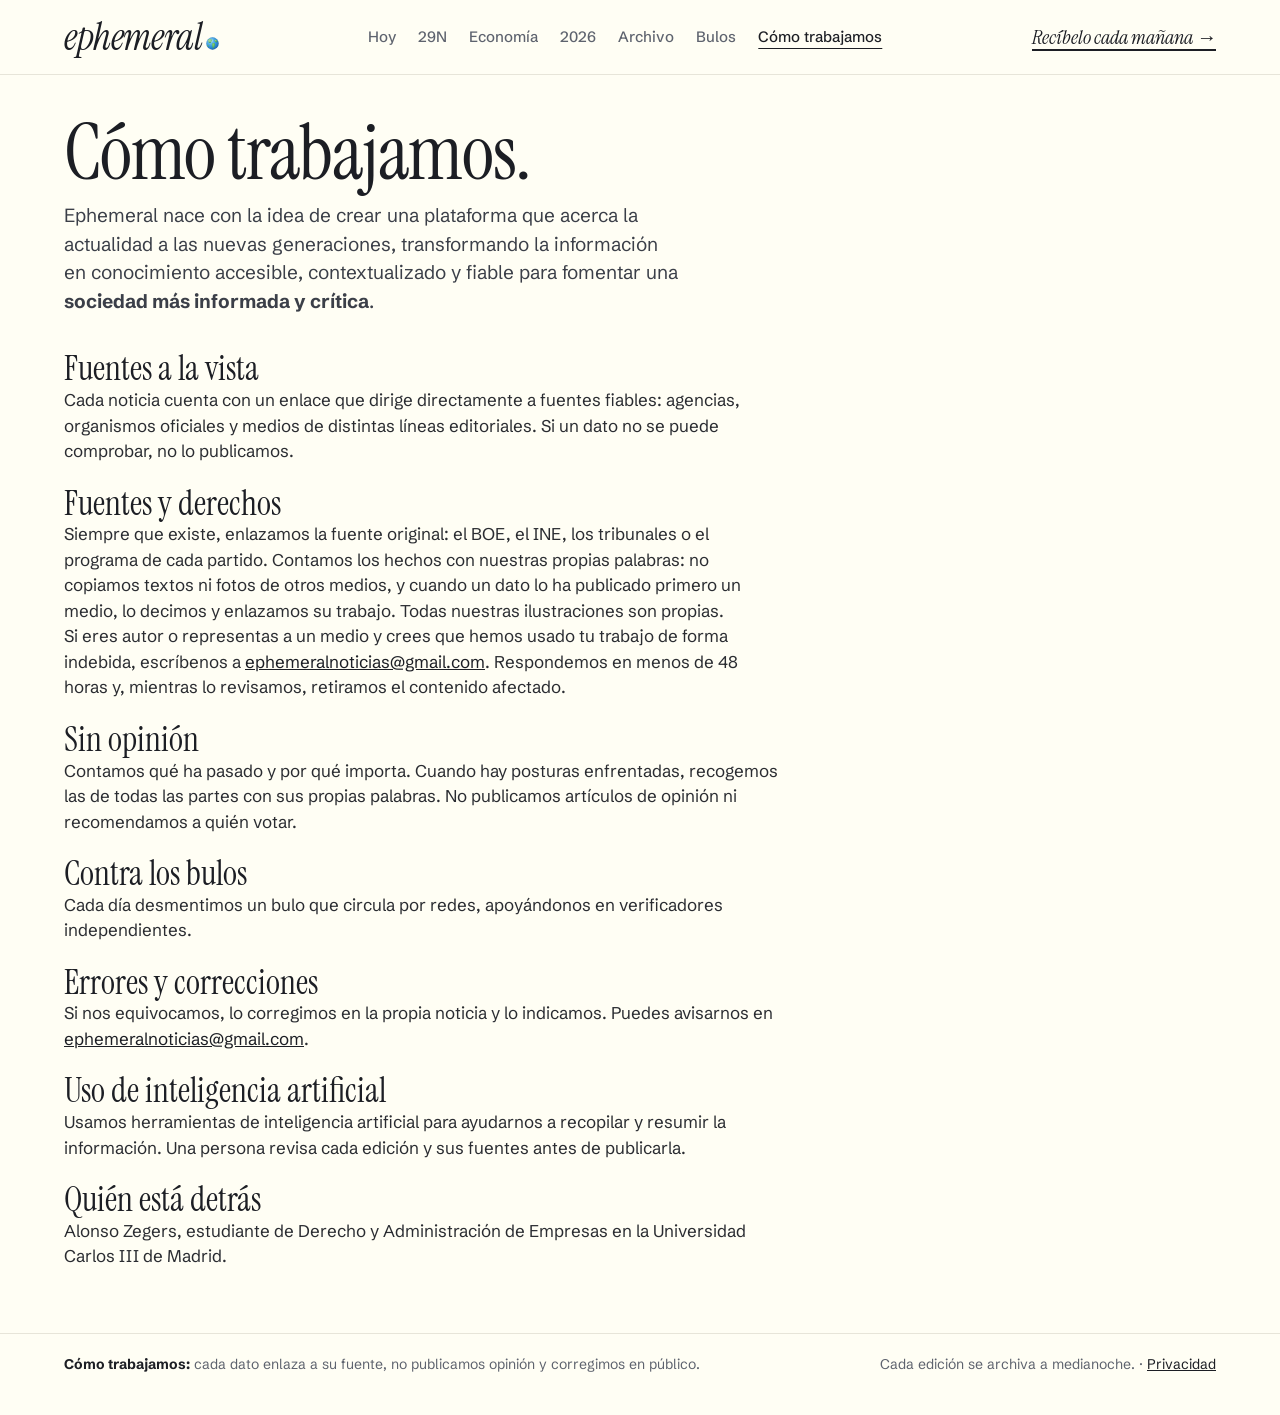
<file: como-trabajamos.html>
<!DOCTYPE html>
<html lang="es">
<head>
  <meta charset="utf-8">
  <meta name="viewport" content="width=device-width, initial-scale=1">
  <title>Cómo trabajamos · ephemeral.</title>
  <meta name="description" content="Nuestra forma de trabajar: fuentes, neutralidad, verificación y correcciones.">
  <meta property="og:title" content="Cómo trabajamos · ephemeral.">
  <meta property="og:description" content="Nuestra forma de trabajar: fuentes, neutralidad, verificación y correcciones.">
  <meta property="og:type" content="website">
  <!-- seo -->
  <link rel="canonical" href="https://ephemeralnoticias.com/como-trabajamos">
  <meta property="og:url" content="https://ephemeralnoticias.com/como-trabajamos">
  <meta property="og:site_name" content="ephemeral.">
  <meta property="og:locale" content="es_ES">
  <meta property="og:image" content="https://ephemeralnoticias.com/assets/compartir.png">
  <meta property="og:image:width" content="1200">
  <meta property="og:image:height" content="630">
  <meta name="twitter:card" content="summary_large_image">
  <meta name="robots" content="index, follow">
  <!-- /seo -->
  <meta name="theme-color" content="#FFFEF4">
  <link rel="icon" href="assets/favicon.svg" type="image/svg+xml">
  <link rel="icon" href="assets/icono-48.png" type="image/png" sizes="48x48">
  <link rel="icon" href="assets/icono-192.png" type="image/png" sizes="192x192">
  <link rel="apple-touch-icon" href="assets/apple-touch-icon.png">
  <link rel="preconnect" href="https://fonts.googleapis.com">
  <link rel="preconnect" href="https://fonts.gstatic.com" crossorigin>
  <link href="https://fonts.googleapis.com/css2?family=Instrument+Serif:ital@0;1&amp;family=Schibsted+Grotesk:wght@400;500;600;700;800&amp;display=swap" rel="stylesheet">
  <link rel="stylesheet" href="assets/style.css">
</head>
<body data-pagina="como">
  <header class="cabecera">
    <div class="contenedor">
      <a class="logo" href="index.html" aria-label="ephemeral, ir a la portada"><span>ephemeral</span><svg viewBox="0 0 20 20" aria-hidden="true" focusable="false"><defs><radialGradient id="lmar" cx="35%" cy="30%" r="80%"><stop offset="0" stop-color="#8FD3F7"/><stop offset="0.55" stop-color="#3497DE"/><stop offset="1" stop-color="#1A5DA6"/></radialGradient><radialGradient id="ltie" cx="35%" cy="30%" r="80%"><stop offset="0" stop-color="#8ED37A"/><stop offset="1" stop-color="#3C9A48"/></radialGradient><clipPath id="lesf"><circle cx="10" cy="10" r="9.5"/></clipPath></defs><circle cx="10" cy="10" r="9.5" fill="url(#lmar)"/><g clip-path="url(#lesf)" fill="url(#ltie)"><path d="M4,3.5 C6,2.6 8.6,3 9.2,4.6 C9.8,6.2 8.2,7 7.6,8.4 C7,9.8 5.2,9.6 4.4,8.4 C3.4,7 2.8,5 4,3.5 Z"/><path d="M10.5,9.2 C12.4,8.8 14.2,9.8 14,11.8 C13.8,13.6 12.6,14.4 12.2,16.2 C11.8,17.6 10.4,17.4 10.2,16 C10,14.4 9.2,13.2 9.4,11.6 C9.6,10.4 9.8,9.4 10.5,9.2 Z"/><path d="M13.6,4.2 C15.4,3.8 17.2,5 17.4,6.6 C17.6,8 16,8.4 14.8,7.8 C13.6,7.2 12.6,5 13.6,4.2 Z"/><path d="M2.6,12.6 C3.6,12.2 4.6,13 4.4,14 C4.2,14.8 3.2,15 2.6,14.4 C2.2,13.9 2.1,13 2.6,12.6 Z"/></g><ellipse cx="7" cy="5.6" rx="4.2" ry="2.6" fill="#FFFFFF" opacity="0.25"/><circle cx="10" cy="10" r="9.3" fill="none" stroke="#0E3F75" stroke-opacity="0.35" stroke-width="0.6"/></svg></a>
      <nav class="menu" aria-label="Principal">
        <a href="index.html">Hoy</a>
        <a href="29n.html">29N</a>
        <a href="economia.html">Economía</a>
        <a href="resumen-2026.html">2026</a>
        <a href="archivo.html">Archivo</a>
        <a href="bulos.html">Bulos</a>
        <a href="como-trabajamos.html" aria-current="page">Cómo trabajamos</a>
      </nav>
      <a class="enlace-serif" href="./#suscribir">Recíbelo cada mañana →</a>
    </div>
  </header>
  <main>
    <div class="contenedor">
      <div class="pagina-titulo">
        <h1 class="gran">Cómo trabajamos.</h1>
        <p class="entradilla">Ephemeral nace con la idea de crear una plataforma que acerca la actualidad a las nuevas generaciones, transformando la información en conocimiento accesible, contextualizado y fiable para fomentar una <strong>sociedad más informada y crítica</strong>.</p>
      </div>
      <div class="texto-largo">
        <section>
          <h2>Fuentes a la vista</h2>
          <p>Cada noticia cuenta con un enlace que dirige directamente a fuentes fiables: agencias, organismos oficiales y medios de distintas líneas editoriales. Si un dato no se puede comprobar, no lo publicamos.</p>
        </section>
        <section>
          <h2>Fuentes y derechos</h2>
          <p>Siempre que existe, enlazamos la fuente original: el BOE, el INE, los tribunales o el programa de cada partido. Contamos los hechos con nuestras propias palabras: no copiamos textos ni fotos de otros medios, y cuando un dato lo ha publicado primero un medio, lo decimos y enlazamos su trabajo. Todas nuestras ilustraciones son propias.</p>
          <p>Si eres autor o representas a un medio y crees que hemos usado tu trabajo de forma indebida, escríbenos a <a href="mailto:ephemeralnoticias@gmail.com">ephemeralnoticias@gmail.com</a>. Respondemos en menos de 48 horas y, mientras lo revisamos, retiramos el contenido afectado.</p>
        </section>
        <section>
          <h2>Sin opinión</h2>
          <p>Contamos qué ha pasado y por qué importa. Cuando hay posturas enfrentadas, recogemos las de todas las partes con sus propias palabras. No publicamos artículos de opinión ni recomendamos a quién votar.</p>
        </section>
        <section>
          <h2>Contra los bulos</h2>
          <p>Cada día desmentimos un bulo que circula por redes, apoyándonos en verificadores independientes.</p>
        </section>
        <section>
          <h2>Errores y correcciones</h2>
          <p>Si nos equivocamos, lo corregimos en la propia noticia y lo indicamos. Puedes avisarnos en <a href="mailto:ephemeralnoticias@gmail.com">ephemeralnoticias@gmail.com</a>.</p>
        </section>
        <section>
          <h2>Uso de inteligencia artificial</h2>
          <p>Usamos herramientas de inteligencia artificial para ayudarnos a recopilar y resumir la información. Una persona revisa cada edición y sus fuentes antes de publicarla.</p>
        </section>
        <section>
          <h2>Quién está detrás</h2>
          <p>Alonso Zegers, estudiante de Derecho y Administración de Empresas en la Universidad Carlos III de Madrid.</p>
        </section>
      </div>
    </div>
  </main>
  <footer class="pie-web">
    <div class="contenedor">
      <span><b>Cómo trabajamos:</b> cada dato enlaza a su fuente, no publicamos opinión y corregimos en público.</span>
      <span>Cada edición se archiva a medianoche. · <a href="privacidad.html">Privacidad</a></span>
    </div>
  </footer>
  <script src="assets/app.js"></script>
</body>
</html>
</file>
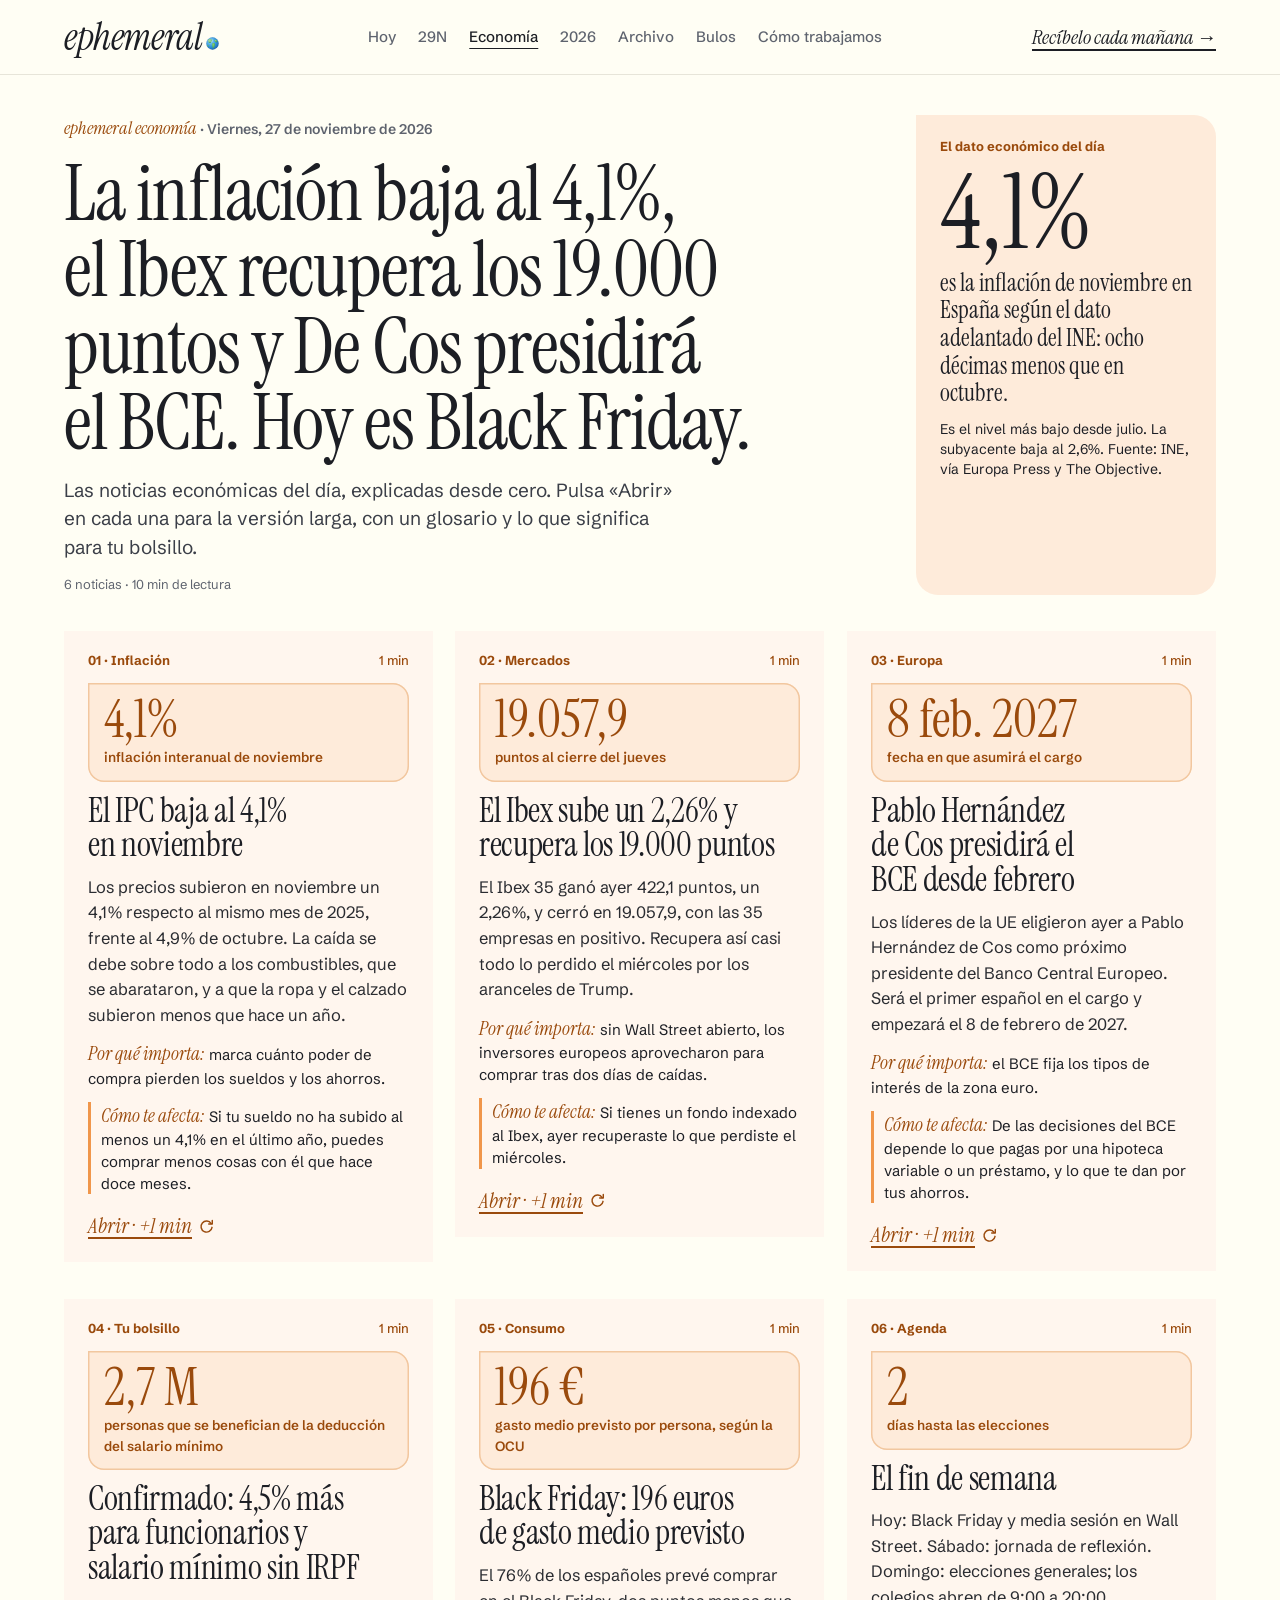
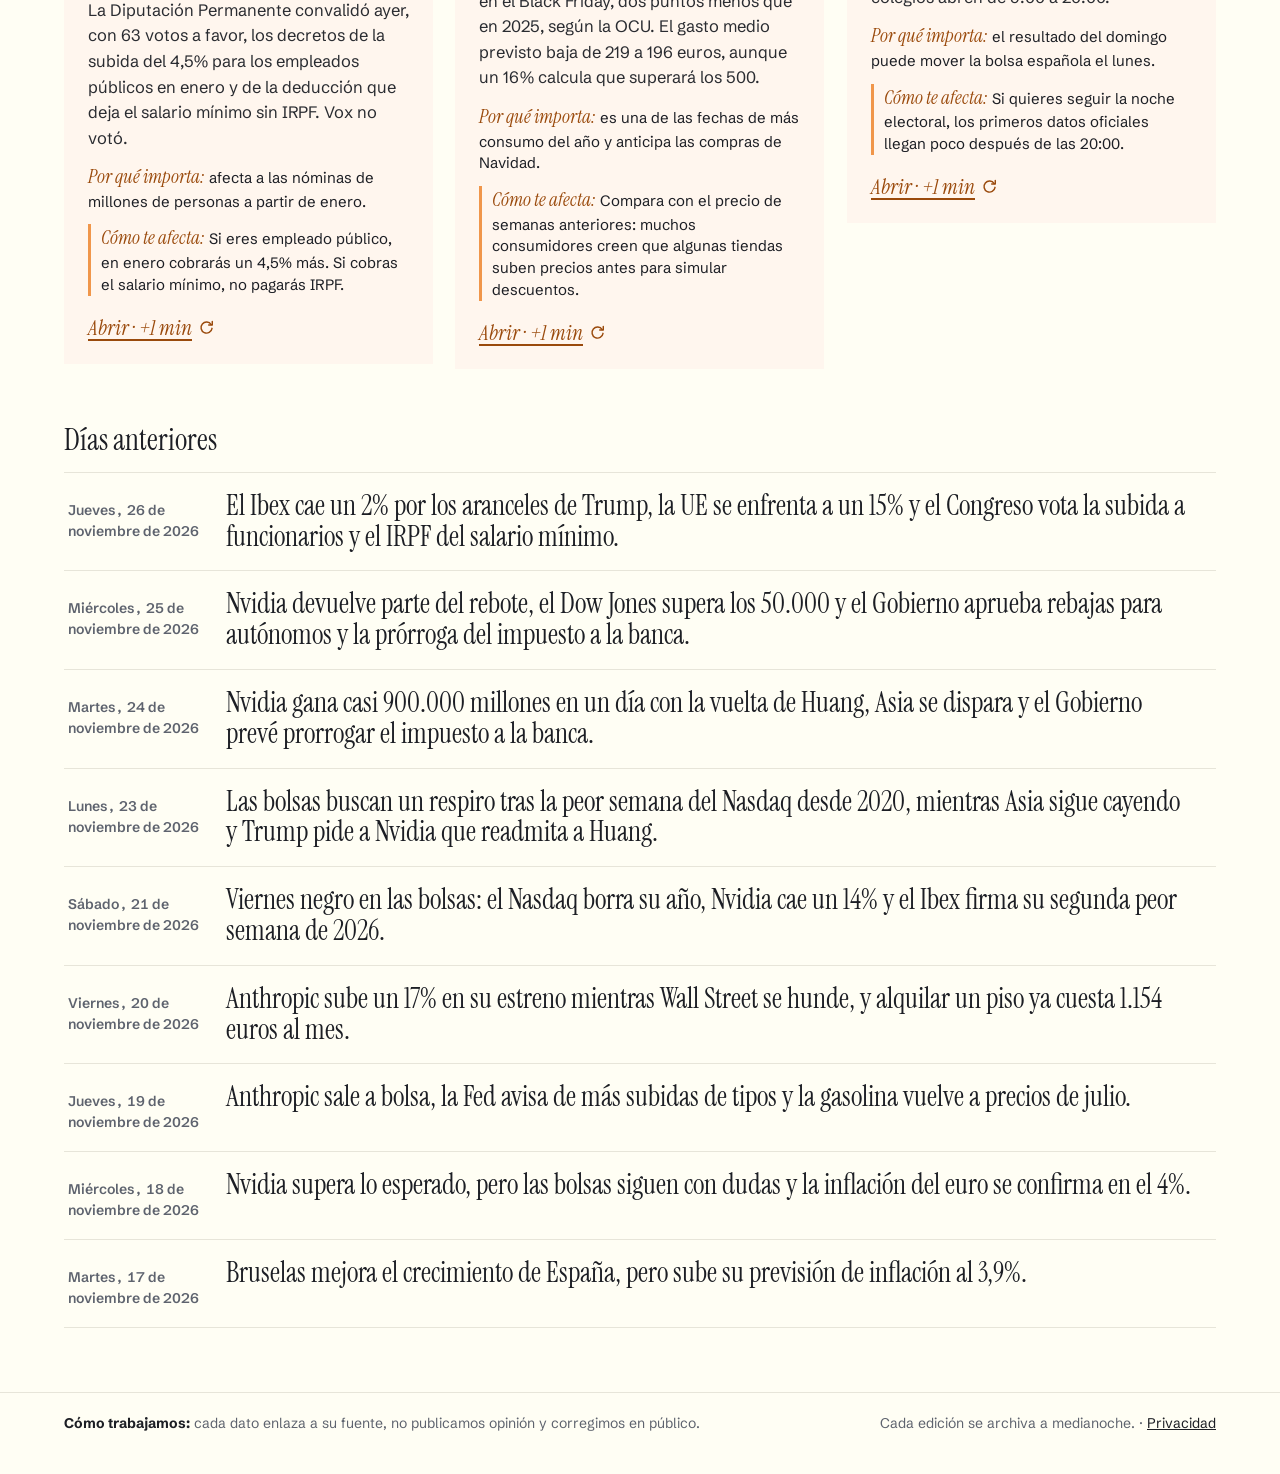
<file: economia.html>
<!DOCTYPE html>
<html lang="es">
<head>
  <meta charset="utf-8">
  <meta name="viewport" content="width=device-width, initial-scale=1">
  <title>ephemeral economía · Las diez noticias económicas del día</title>
  <meta name="description" content="Las diez noticias económicas más importantes del día, explicadas desde cero: qué ha pasado, por qué importa y cómo te afecta.">
  <meta property="og:title" content="ephemeral economía">
  <meta property="og:description" content="Las diez noticias económicas más importantes del día, explicadas desde cero: qué ha pasado, por qué importa y cómo te afecta.">
  <meta property="og:type" content="website">
  <!-- seo -->
  <link rel="canonical" href="https://ephemeralnoticias.com/economia">
  <meta property="og:url" content="https://ephemeralnoticias.com/economia">
  <meta property="og:site_name" content="ephemeral.">
  <meta property="og:locale" content="es_ES">
  <meta property="og:image" content="https://ephemeralnoticias.com/assets/compartir.png">
  <meta property="og:image:width" content="1200">
  <meta property="og:image:height" content="630">
  <meta name="twitter:card" content="summary_large_image">
  <meta name="robots" content="index, follow">
  <!-- /seo -->
  <meta name="theme-color" content="#FFFEF4">
  <link rel="icon" href="assets/favicon.svg" type="image/svg+xml">
  <link rel="icon" href="assets/icono-48.png" type="image/png" sizes="48x48">
  <link rel="icon" href="assets/icono-192.png" type="image/png" sizes="192x192">
  <link rel="apple-touch-icon" href="assets/apple-touch-icon.png">
  <link rel="preconnect" href="https://fonts.googleapis.com">
  <link rel="preconnect" href="https://fonts.gstatic.com" crossorigin>
  <link href="https://fonts.googleapis.com/css2?family=Instrument+Serif:ital@0;1&amp;family=Schibsted+Grotesk:wght@400;500;600;700;800&amp;display=swap" rel="stylesheet">
  <link rel="stylesheet" href="assets/style.css">
</head>
<body data-pagina="economia">
  <header class="cabecera">
    <div class="contenedor">
      <a class="logo" href="index.html" aria-label="ephemeral, ir a la portada"><span>ephemeral</span><svg viewBox="0 0 20 20" aria-hidden="true" focusable="false"><defs><radialGradient id="lmar" cx="35%" cy="30%" r="80%"><stop offset="0" stop-color="#8FD3F7"/><stop offset="0.55" stop-color="#3497DE"/><stop offset="1" stop-color="#1A5DA6"/></radialGradient><radialGradient id="ltie" cx="35%" cy="30%" r="80%"><stop offset="0" stop-color="#8ED37A"/><stop offset="1" stop-color="#3C9A48"/></radialGradient><clipPath id="lesf"><circle cx="10" cy="10" r="9.5"/></clipPath></defs><circle cx="10" cy="10" r="9.5" fill="url(#lmar)"/><g clip-path="url(#lesf)" fill="url(#ltie)"><path d="M4,3.5 C6,2.6 8.6,3 9.2,4.6 C9.8,6.2 8.2,7 7.6,8.4 C7,9.8 5.2,9.6 4.4,8.4 C3.4,7 2.8,5 4,3.5 Z"/><path d="M10.5,9.2 C12.4,8.8 14.2,9.8 14,11.8 C13.8,13.6 12.6,14.4 12.2,16.2 C11.8,17.6 10.4,17.4 10.2,16 C10,14.4 9.2,13.2 9.4,11.6 C9.6,10.4 9.8,9.4 10.5,9.2 Z"/><path d="M13.6,4.2 C15.4,3.8 17.2,5 17.4,6.6 C17.6,8 16,8.4 14.8,7.8 C13.6,7.2 12.6,5 13.6,4.2 Z"/><path d="M2.6,12.6 C3.6,12.2 4.6,13 4.4,14 C4.2,14.8 3.2,15 2.6,14.4 C2.2,13.9 2.1,13 2.6,12.6 Z"/></g><ellipse cx="7" cy="5.6" rx="4.2" ry="2.6" fill="#FFFFFF" opacity="0.25"/><circle cx="10" cy="10" r="9.3" fill="none" stroke="#0E3F75" stroke-opacity="0.35" stroke-width="0.6"/></svg></a>
      <nav class="menu" aria-label="Principal">
        <a href="index.html">Hoy</a>
        <a href="29n.html">29N</a>
        <a href="economia.html" aria-current="page">Economía</a>
        <a href="resumen-2026.html">2026</a>
        <a href="archivo.html">Archivo</a>
        <a href="bulos.html">Bulos</a>
        <a href="como-trabajamos.html">Cómo trabajamos</a>
      </nav>
      <a class="enlace-serif" href="./#suscribir">Recíbelo cada mañana →</a>
    </div>
  </header>
  <main>
    <div class="contenedor">
      <div id="economia" aria-live="polite"><p class="vacio">Cargando ephemeral economía…</p></div>
    </div>
  </main>
  <footer class="pie-web">
    <div class="contenedor">
      <span><b>Cómo trabajamos:</b> cada dato enlaza a su fuente, no publicamos opinión y corregimos en público.</span>
      <span>Cada edición se archiva a medianoche. · <a href="privacidad.html">Privacidad</a></span>
    </div>
  </footer>
  <script src="assets/app.js"></script>
</body>
</html>
</file>
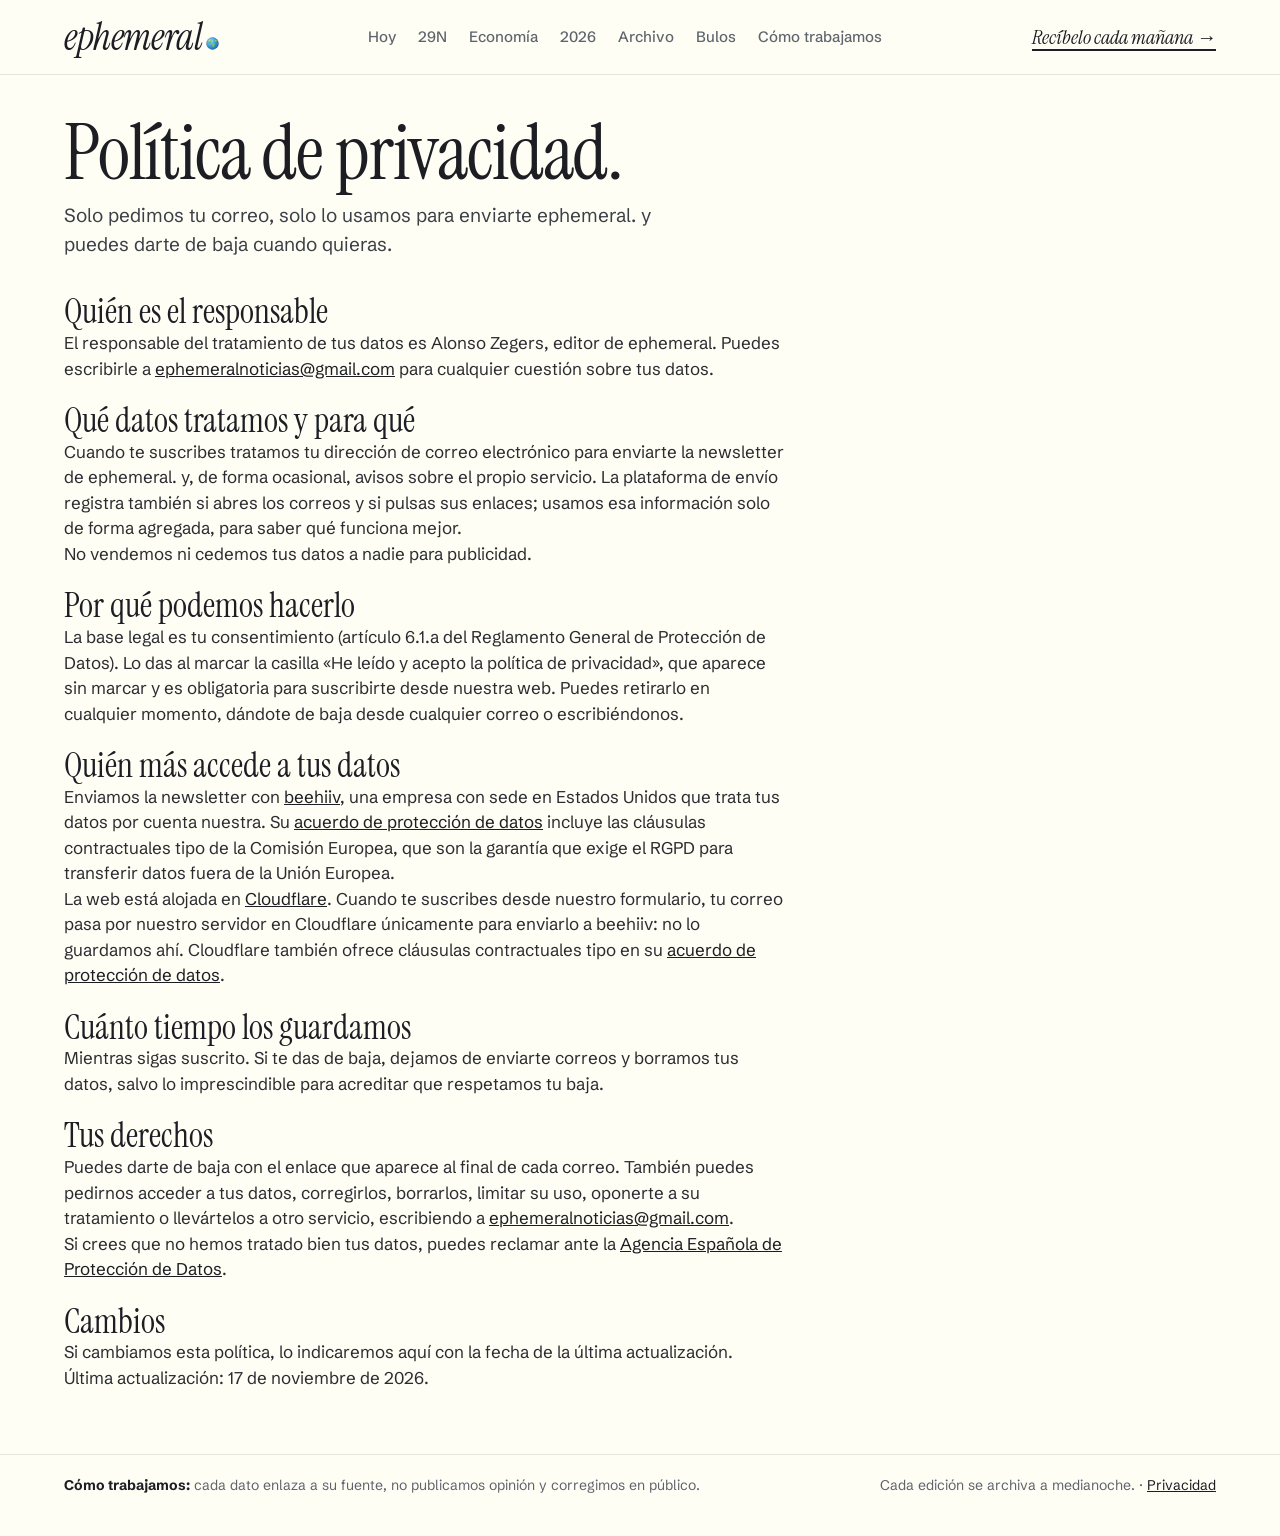
<file: privacidad.html>
<!DOCTYPE html>
<html lang="es">
<head>
  <meta charset="utf-8">
  <meta name="viewport" content="width=device-width, initial-scale=1">
  <title>Política de privacidad · ephemeral.</title>
  <meta name="description" content="Cómo tratamos los datos de quienes se suscriben a la newsletter de ephemeral.">
  <meta property="og:title" content="Política de privacidad · ephemeral.">
  <meta property="og:description" content="Cómo tratamos los datos de quienes se suscriben a la newsletter de ephemeral.">
  <meta property="og:type" content="website">
  <!-- seo -->
  <link rel="canonical" href="https://ephemeralnoticias.com/privacidad">
  <meta property="og:url" content="https://ephemeralnoticias.com/privacidad">
  <meta property="og:site_name" content="ephemeral.">
  <meta property="og:locale" content="es_ES">
  <meta property="og:image" content="https://ephemeralnoticias.com/assets/compartir.png">
  <meta property="og:image:width" content="1200">
  <meta property="og:image:height" content="630">
  <meta name="twitter:card" content="summary_large_image">
  <meta name="robots" content="index, follow">
  <!-- /seo -->
  <meta name="theme-color" content="#FFFEF4">
  <link rel="icon" href="assets/favicon.svg" type="image/svg+xml">
  <link rel="icon" href="assets/icono-48.png" type="image/png" sizes="48x48">
  <link rel="icon" href="assets/icono-192.png" type="image/png" sizes="192x192">
  <link rel="apple-touch-icon" href="assets/apple-touch-icon.png">
  <link rel="preconnect" href="https://fonts.googleapis.com">
  <link rel="preconnect" href="https://fonts.gstatic.com" crossorigin>
  <link href="https://fonts.googleapis.com/css2?family=Instrument+Serif:ital@0;1&amp;family=Schibsted+Grotesk:wght@400;500;600;700;800&amp;display=swap" rel="stylesheet">
  <link rel="stylesheet" href="assets/style.css">
</head>
<body data-pagina="privacidad">
  <header class="cabecera">
    <div class="contenedor">
      <a class="logo" href="index.html" aria-label="ephemeral, ir a la portada"><span>ephemeral</span><svg viewBox="0 0 20 20" aria-hidden="true" focusable="false"><defs><radialGradient id="lmar" cx="35%" cy="30%" r="80%"><stop offset="0" stop-color="#8FD3F7"/><stop offset="0.55" stop-color="#3497DE"/><stop offset="1" stop-color="#1A5DA6"/></radialGradient><radialGradient id="ltie" cx="35%" cy="30%" r="80%"><stop offset="0" stop-color="#8ED37A"/><stop offset="1" stop-color="#3C9A48"/></radialGradient><clipPath id="lesf"><circle cx="10" cy="10" r="9.5"/></clipPath></defs><circle cx="10" cy="10" r="9.5" fill="url(#lmar)"/><g clip-path="url(#lesf)" fill="url(#ltie)"><path d="M4,3.5 C6,2.6 8.6,3 9.2,4.6 C9.8,6.2 8.2,7 7.6,8.4 C7,9.8 5.2,9.6 4.4,8.4 C3.4,7 2.8,5 4,3.5 Z"/><path d="M10.5,9.2 C12.4,8.8 14.2,9.8 14,11.8 C13.8,13.6 12.6,14.4 12.2,16.2 C11.8,17.6 10.4,17.4 10.2,16 C10,14.4 9.2,13.2 9.4,11.6 C9.6,10.4 9.8,9.4 10.5,9.2 Z"/><path d="M13.6,4.2 C15.4,3.8 17.2,5 17.4,6.6 C17.6,8 16,8.4 14.8,7.8 C13.6,7.2 12.6,5 13.6,4.2 Z"/><path d="M2.6,12.6 C3.6,12.2 4.6,13 4.4,14 C4.2,14.8 3.2,15 2.6,14.4 C2.2,13.9 2.1,13 2.6,12.6 Z"/></g><ellipse cx="7" cy="5.6" rx="4.2" ry="2.6" fill="#FFFFFF" opacity="0.25"/><circle cx="10" cy="10" r="9.3" fill="none" stroke="#0E3F75" stroke-opacity="0.35" stroke-width="0.6"/></svg></a>
      <nav class="menu" aria-label="Principal">
        <a href="index.html">Hoy</a>
        <a href="29n.html">29N</a>
        <a href="economia.html">Economía</a>
        <a href="resumen-2026.html">2026</a>
        <a href="archivo.html">Archivo</a>
        <a href="bulos.html">Bulos</a>
        <a href="como-trabajamos.html" >Cómo trabajamos</a>
      </nav>
      <a class="enlace-serif" href="./#suscribir">Recíbelo cada mañana →</a>
    </div>
  </header>
  <main>
    <div class="contenedor">
      <div class="pagina-titulo">
        <h1 class="gran">Política de privacidad.</h1>
        <p class="entradilla">Solo pedimos tu correo, solo lo usamos para enviarte ephemeral. y puedes darte de baja cuando quieras.</p>
      </div>
      <div class="texto-largo">
        <section>
          <h2>Quién es el responsable</h2>
          <p>El responsable del tratamiento de tus datos es Alonso Zegers, editor de ephemeral. Puedes escribirle a <a href="mailto:ephemeralnoticias@gmail.com">ephemeralnoticias@gmail.com</a> para cualquier cuestión sobre tus datos.</p>
        </section>
        <section>
          <h2>Qué datos tratamos y para qué</h2>
          <p>Cuando te suscribes tratamos tu dirección de correo electrónico para enviarte la newsletter de ephemeral. y, de forma ocasional, avisos sobre el propio servicio. La plataforma de envío registra también si abres los correos y si pulsas sus enlaces; usamos esa información solo de forma agregada, para saber qué funciona mejor.</p>
          <p>No vendemos ni cedemos tus datos a nadie para publicidad.</p>
        </section>
        <section>
          <h2>Por qué podemos hacerlo</h2>
          <p>La base legal es tu consentimiento (artículo 6.1.a del Reglamento General de Protección de Datos). Lo das al marcar la casilla «He leído y acepto la política de privacidad», que aparece sin marcar y es obligatoria para suscribirte desde nuestra web. Puedes retirarlo en cualquier momento, dándote de baja desde cualquier correo o escribiéndonos.</p>
        </section>
        <section>
          <h2>Quién más accede a tus datos</h2>
          <p>Enviamos la newsletter con <a href="https://www.beehiiv.com/privacy" target="_blank" rel="noopener">beehiiv</a>, una empresa con sede en Estados Unidos que trata tus datos por cuenta nuestra. Su <a href="https://www.beehiiv.com/dpa" target="_blank" rel="noopener">acuerdo de protección de datos</a> incluye las cláusulas contractuales tipo de la Comisión Europea, que son la garantía que exige el RGPD para transferir datos fuera de la Unión Europea.</p>
          <p>La web está alojada en <a href="https://www.cloudflare.com/es-es/privacypolicy/" target="_blank" rel="noopener">Cloudflare</a>. Cuando te suscribes desde nuestro formulario, tu correo pasa por nuestro servidor en Cloudflare únicamente para enviarlo a beehiiv: no lo guardamos ahí. Cloudflare también ofrece cláusulas contractuales tipo en su <a href="https://www.cloudflare.com/es-es/cloudflare-customer-dpa/" target="_blank" rel="noopener">acuerdo de protección de datos</a>.</p>
        </section>
        <section>
          <h2>Cuánto tiempo los guardamos</h2>
          <p>Mientras sigas suscrito. Si te das de baja, dejamos de enviarte correos y borramos tus datos, salvo lo imprescindible para acreditar que respetamos tu baja.</p>
        </section>
        <section>
          <h2>Tus derechos</h2>
          <p>Puedes darte de baja con el enlace que aparece al final de cada correo. También puedes pedirnos acceder a tus datos, corregirlos, borrarlos, limitar su uso, oponerte a su tratamiento o llevártelos a otro servicio, escribiendo a <a href="mailto:ephemeralnoticias@gmail.com">ephemeralnoticias@gmail.com</a>.</p>
          <p>Si crees que no hemos tratado bien tus datos, puedes reclamar ante la <a href="https://www.aepd.es" target="_blank" rel="noopener">Agencia Española de Protección de Datos</a>.</p>
        </section>
        <section>
          <h2>Cambios</h2>
          <p>Si cambiamos esta política, lo indicaremos aquí con la fecha de la última actualización. Última actualización: 17 de noviembre de 2026.</p>
        </section>
      </div>
    </div>
  </main>
  <footer class="pie-web">
    <div class="contenedor">
      <span><b>Cómo trabajamos:</b> cada dato enlaza a su fuente, no publicamos opinión y corregimos en público.</span>
      <span>Cada edición se archiva a medianoche. · <a href="privacidad.html">Privacidad</a></span>
    </div>
  </footer>
  <script src="assets/app.js"></script>
</body>
</html>
</file>
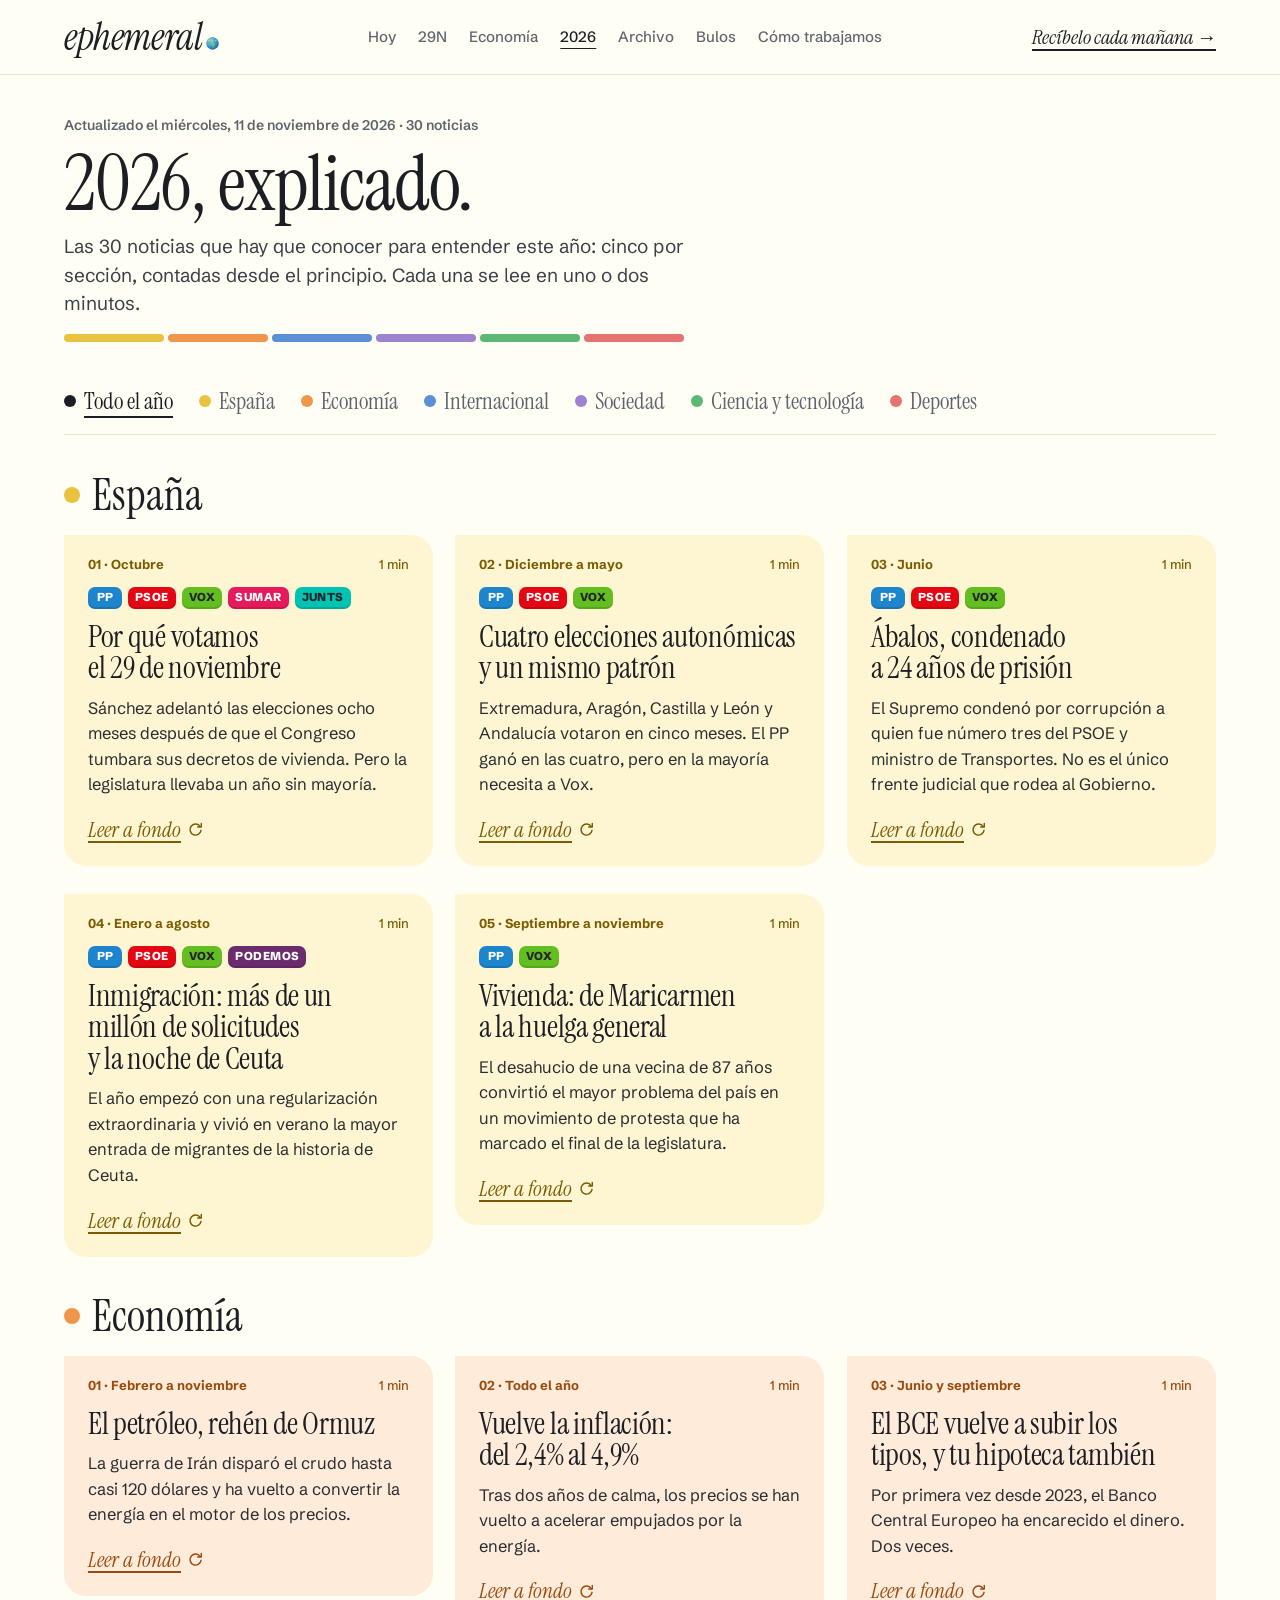
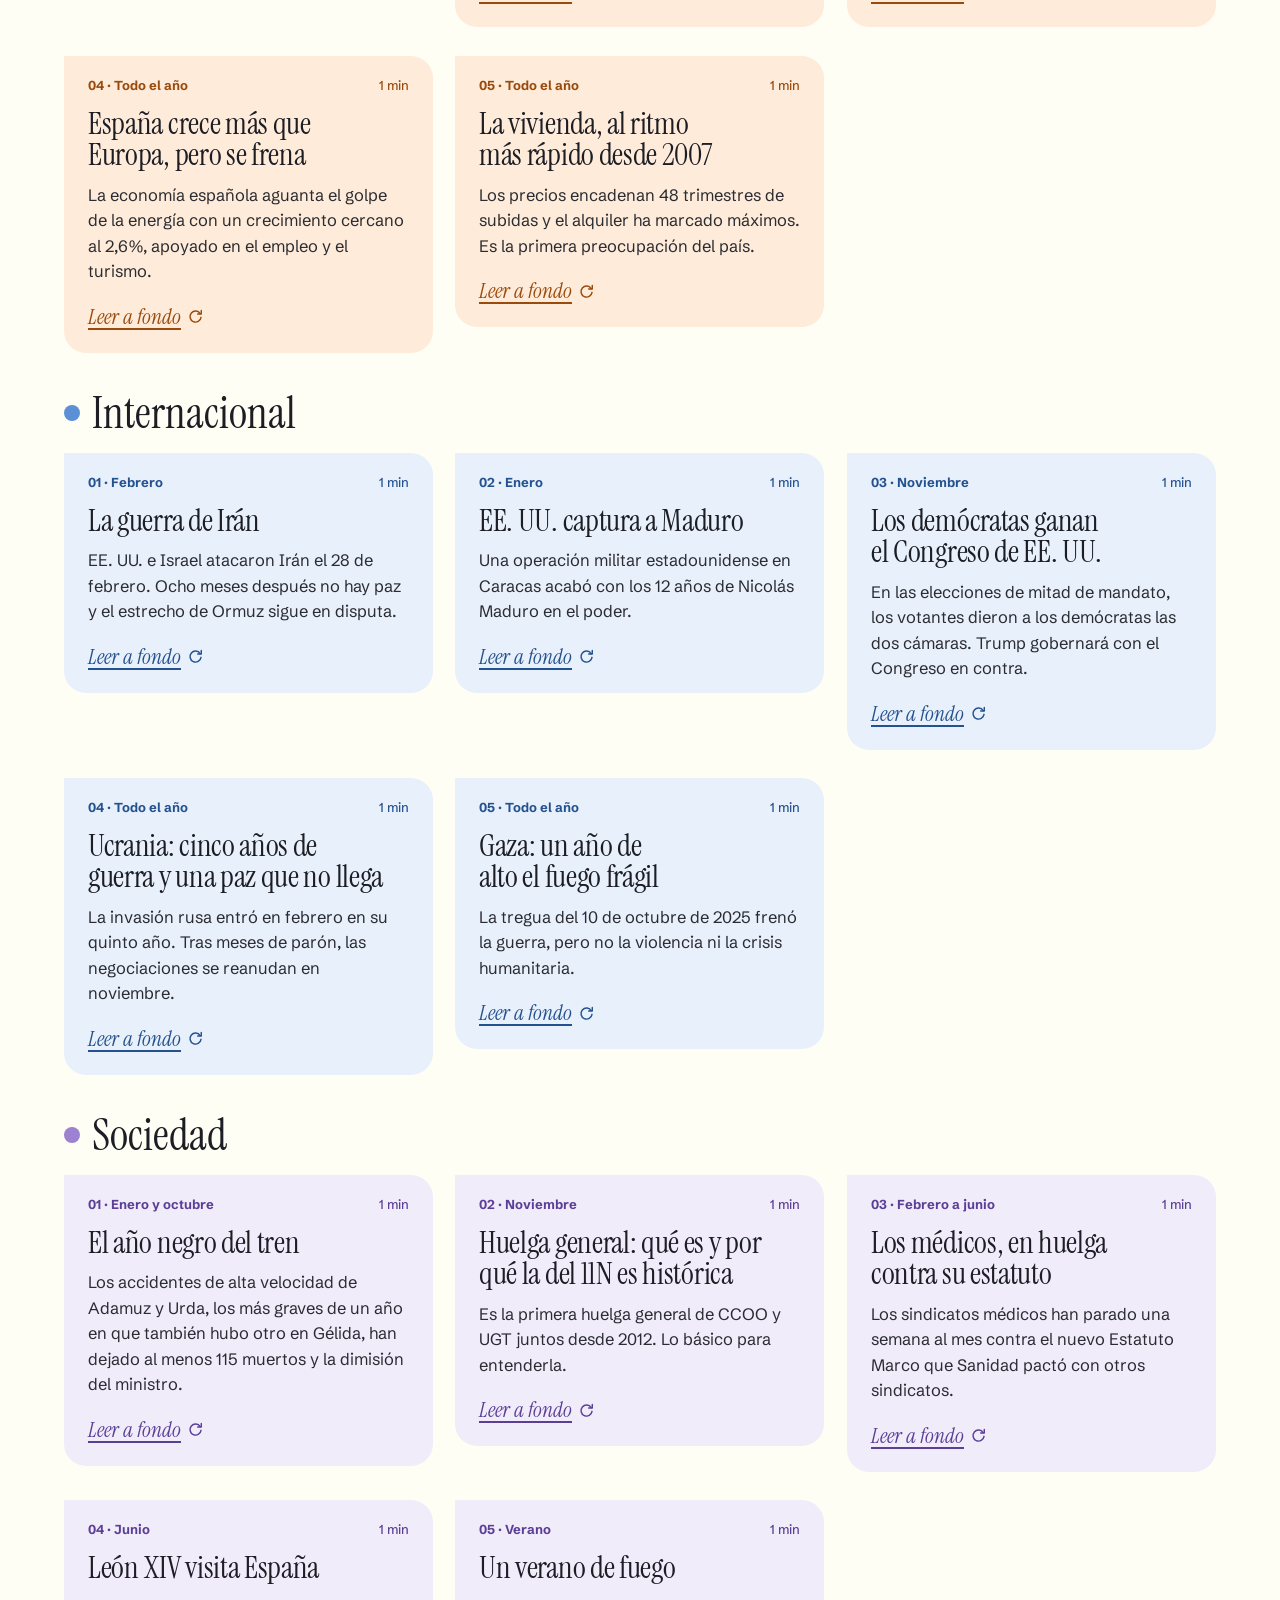
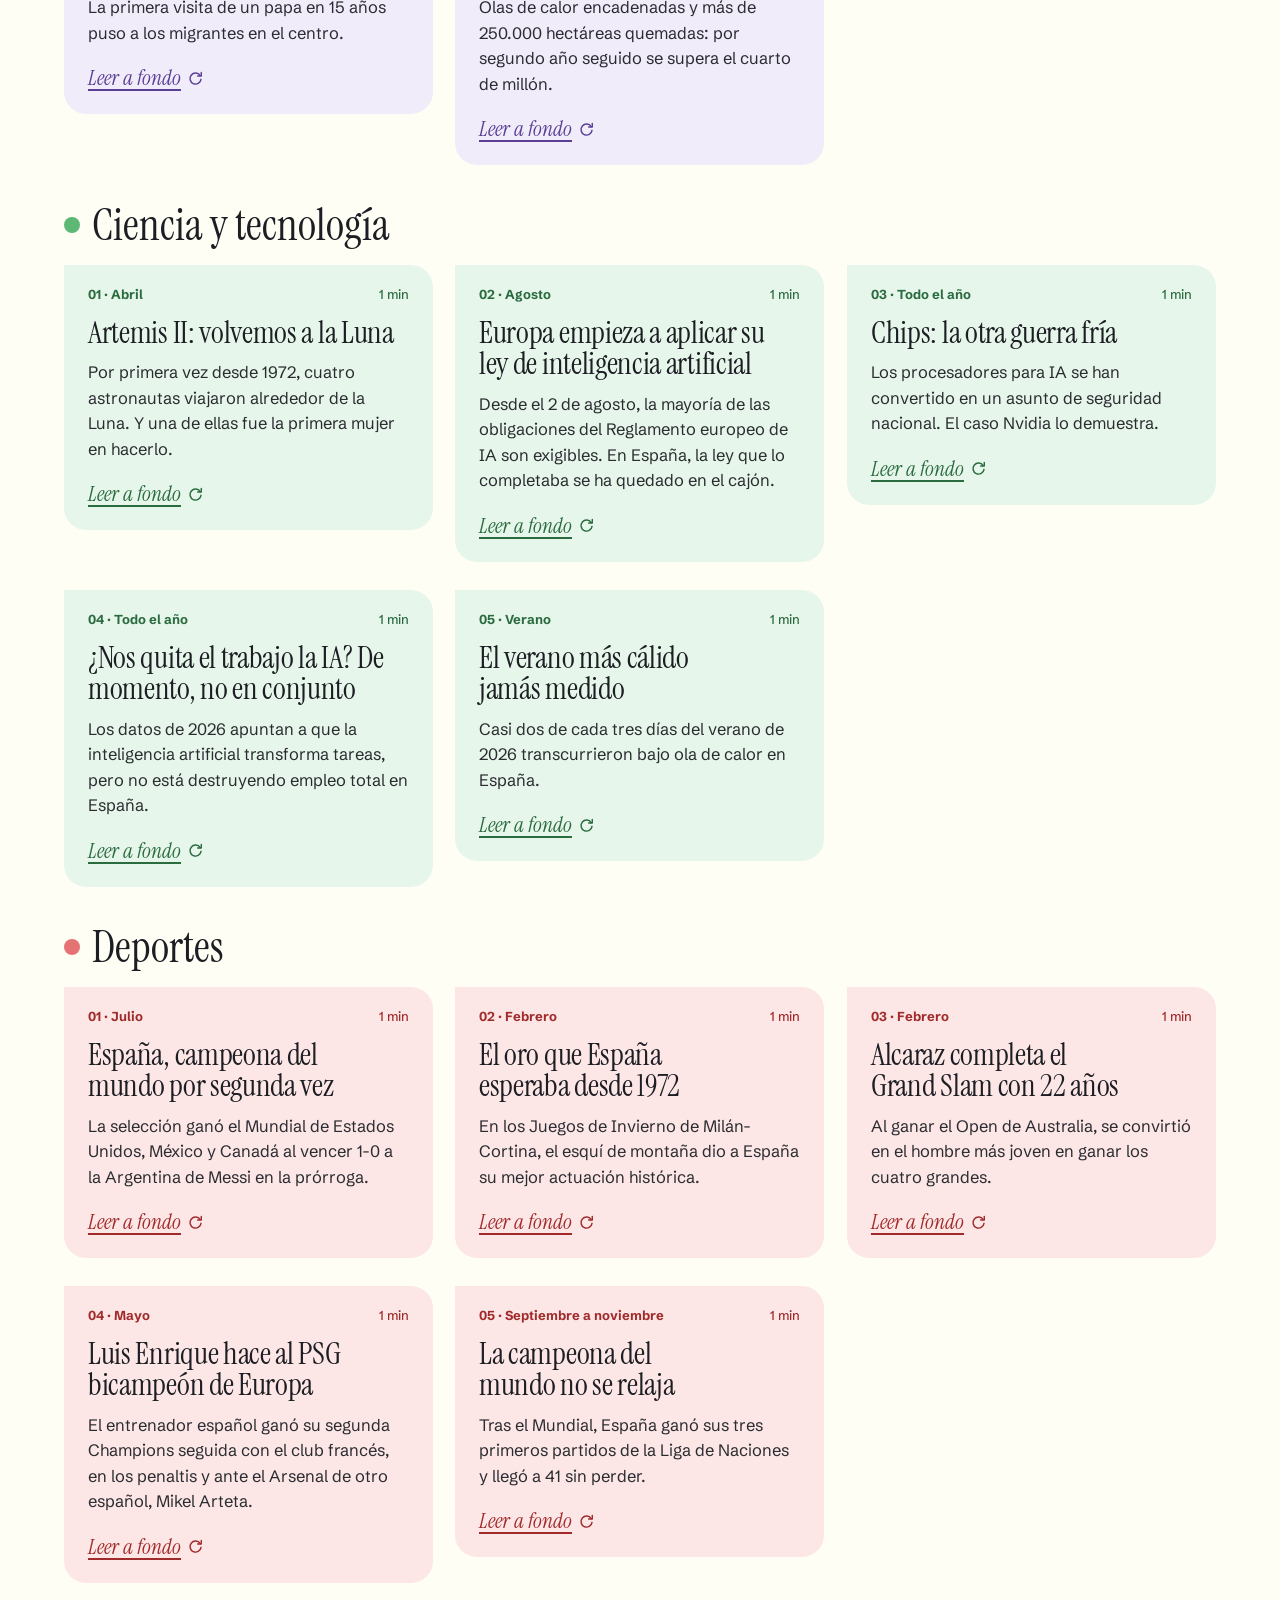
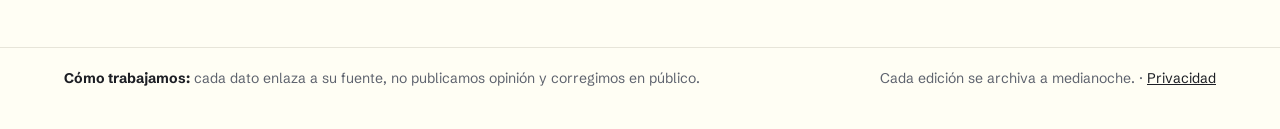
<file: resumen-2026.html>
<!DOCTYPE html>
<html lang="es">
<head>
  <meta charset="utf-8">
  <meta name="viewport" content="width=device-width, initial-scale=1">
  <title>2026, explicado · ephemeral.</title>
  <meta name="description" content="Las 30 noticias que hay que conocer para entender 2026, explicadas desde el principio.">
  <meta property="og:title" content="2026, explicado · ephemeral.">
  <meta property="og:description" content="Las 30 noticias que hay que conocer para entender 2026, explicadas desde el principio.">
  <meta property="og:type" content="website">
  <!-- seo -->
  <link rel="canonical" href="https://ephemeralnoticias.com/resumen-2026">
  <meta property="og:url" content="https://ephemeralnoticias.com/resumen-2026">
  <meta property="og:site_name" content="ephemeral.">
  <meta property="og:locale" content="es_ES">
  <meta property="og:image" content="https://ephemeralnoticias.com/assets/compartir.png">
  <meta property="og:image:width" content="1200">
  <meta property="og:image:height" content="630">
  <meta name="twitter:card" content="summary_large_image">
  <meta name="robots" content="index, follow">
  <!-- /seo -->
  <meta name="theme-color" content="#FFFEF4">
  <link rel="icon" href="assets/favicon.svg" type="image/svg+xml">
  <link rel="icon" href="assets/icono-48.png" type="image/png" sizes="48x48">
  <link rel="icon" href="assets/icono-192.png" type="image/png" sizes="192x192">
  <link rel="apple-touch-icon" href="assets/apple-touch-icon.png">
  <link rel="preconnect" href="https://fonts.googleapis.com">
  <link rel="preconnect" href="https://fonts.gstatic.com" crossorigin>
  <link href="https://fonts.googleapis.com/css2?family=Instrument+Serif:ital@0;1&amp;family=Schibsted+Grotesk:wght@400;500;600;700;800&amp;display=swap" rel="stylesheet">
  <link rel="stylesheet" href="assets/style.css">
</head>
<body data-pagina="anual">
  <header class="cabecera">
    <div class="contenedor">
      <a class="logo" href="index.html" aria-label="ephemeral, ir a la portada"><span>ephemeral</span><svg viewBox="0 0 20 20" aria-hidden="true" focusable="false"><defs><radialGradient id="lmar" cx="35%" cy="30%" r="80%"><stop offset="0" stop-color="#8FD3F7"/><stop offset="0.55" stop-color="#3497DE"/><stop offset="1" stop-color="#1A5DA6"/></radialGradient><radialGradient id="ltie" cx="35%" cy="30%" r="80%"><stop offset="0" stop-color="#8ED37A"/><stop offset="1" stop-color="#3C9A48"/></radialGradient><clipPath id="lesf"><circle cx="10" cy="10" r="9.5"/></clipPath></defs><circle cx="10" cy="10" r="9.5" fill="url(#lmar)"/><g clip-path="url(#lesf)" fill="url(#ltie)"><path d="M4,3.5 C6,2.6 8.6,3 9.2,4.6 C9.8,6.2 8.2,7 7.6,8.4 C7,9.8 5.2,9.6 4.4,8.4 C3.4,7 2.8,5 4,3.5 Z"/><path d="M10.5,9.2 C12.4,8.8 14.2,9.8 14,11.8 C13.8,13.6 12.6,14.4 12.2,16.2 C11.8,17.6 10.4,17.4 10.2,16 C10,14.4 9.2,13.2 9.4,11.6 C9.6,10.4 9.8,9.4 10.5,9.2 Z"/><path d="M13.6,4.2 C15.4,3.8 17.2,5 17.4,6.6 C17.6,8 16,8.4 14.8,7.8 C13.6,7.2 12.6,5 13.6,4.2 Z"/><path d="M2.6,12.6 C3.6,12.2 4.6,13 4.4,14 C4.2,14.8 3.2,15 2.6,14.4 C2.2,13.9 2.1,13 2.6,12.6 Z"/></g><ellipse cx="7" cy="5.6" rx="4.2" ry="2.6" fill="#FFFFFF" opacity="0.25"/><circle cx="10" cy="10" r="9.3" fill="none" stroke="#0E3F75" stroke-opacity="0.35" stroke-width="0.6"/></svg></a>
      <nav class="menu" aria-label="Principal">
        <a href="index.html">Hoy</a>
        <a href="29n.html">29N</a>
        <a href="economia.html">Economía</a>
        <a href="resumen-2026.html" aria-current="page">2026</a>
        <a href="archivo.html">Archivo</a>
        <a href="bulos.html">Bulos</a>
        <a href="como-trabajamos.html">Cómo trabajamos</a>
      </nav>
      <a class="enlace-serif" href="./#suscribir">Recíbelo cada mañana →</a>
    </div>
  </header>
  <main>
    <div class="contenedor">
      <div id="anual" style="display:flex;flex-direction:column;gap:30px"><p class="vacio">Cargando el resumen del año…</p></div>
    </div>
  </main>
  <footer class="pie-web">
    <div class="contenedor">
      <span><b>Cómo trabajamos:</b> cada dato enlaza a su fuente, no publicamos opinión y corregimos en público.</span>
      <span>Cada edición se archiva a medianoche. · <a href="privacidad.html">Privacidad</a></span>
    </div>
  </footer>
  <script src="assets/app.js"></script>
</body>
</html>
</file>
<file: assets/style.css>
/* ephemeral. — hoja de estilos
   Fondo claro cálido, tinta casi negra y un pastel por sección.
   Instrument Serif es la voz (marca, titulares, botones); Schibsted Grotesk es para leer. */

:root {
  --fondo: #FFFEF4;
  --blanco: #FFFFFF;
  --tinta: #1C1E24;
  --texto: #2A2C31;
  --gris: #5E636E;
  --linea: #E7E5D9;
  --serif: "Instrument Serif", Georgia, "Times New Roman", serif;
  --sans: "Schibsted Grotesk", "Helvetica Neue", Arial, sans-serif;
  --radio: 0 22px 22px 22px;
}

* { box-sizing: border-box; }
html { -webkit-text-size-adjust: 100%; }
body {
  margin: 0;
  background: var(--fondo);
  color: var(--tinta);
  font-family: var(--sans);
  font-size: 17px;
  line-height: 1.5;
}
a { color: var(--tinta); }
a:hover { color: #24528F; }
:focus-visible { outline: 2px solid #24528F; outline-offset: 3px; border-radius: 4px; }
@media (prefers-reduced-motion: reduce) { * { transition: none !important; scroll-behavior: auto !important; } }

.contenedor { max-width: 1200px; margin: 0 auto; padding: 0 24px; }

/* Cabecera */
.cabecera { border-bottom: 1px solid var(--linea); }
.cabecera .contenedor {
  display: flex; flex-wrap: wrap; gap: 14px 24px;
  align-items: center; justify-content: space-between;
  padding-top: 18px; padding-bottom: 18px;
}
.logo { display: inline-flex; align-items: baseline; gap: 3px; text-decoration: none; }
.logo span { font-family: var(--serif); font-style: italic; font-size: 38px; line-height: 1; letter-spacing: -0.01em; color: var(--tinta); }
.logo svg { width: 13px; height: 13px; }
.menu { display: flex; flex-wrap: wrap; gap: 6px 22px; font-weight: 500; font-size: 15px; }
.menu a { text-decoration: none; color: var(--gris); }
.menu a[aria-current="page"] { color: var(--tinta); text-decoration: underline; text-underline-offset: 6px; }
.enlace-serif {
  font-family: var(--serif); font-style: italic; font-size: 20px;
  text-decoration: underline; text-underline-offset: 5px;
}

main { padding: 40px 0 64px; }
main > .contenedor { display: flex; flex-direction: column; gap: 36px; }

/* Portada */
.portada { display: flex; flex-wrap: wrap; gap: 28px; align-items: stretch; }
.portada-texto { flex: 999 1 540px; min-width: 0; display: flex; flex-direction: column; gap: 14px; }
.meta { font-size: 14px; font-weight: 600; color: var(--gris); }
h1.gran {
  margin: 0; font-family: var(--serif); font-weight: 400;
  font-size: clamp(48px, 7vw, 78px); line-height: 0.98; letter-spacing: -0.015em;
  text-wrap: balance;
}
.entradilla { margin: 0; font-size: 19px; color: #3B3F48; max-width: 620px; }
.barra { display: flex; gap: 4px; height: 8px; max-width: 620px; margin-top: 6px; }
.barra i { flex: 1; border-radius: 999px; }
.barra-pie { display: flex; justify-content: space-between; gap: 12px; flex-wrap: wrap; font-size: 13px; color: var(--gris); max-width: 620px; }

.caja { border-radius: var(--radio); padding: 22px 24px; display: flex; flex-direction: column; gap: 12px; }
.etiqueta { font-size: 13px; font-weight: 700; }
.dato { flex: 1 1 300px; }
.dato .cifra { font-family: var(--serif); font-size: clamp(76px, 9vw, 104px); line-height: 0.85; font-variant-numeric: tabular-nums; }
.dato .frase { font-family: var(--serif); font-size: 24px; line-height: 1.15; }
.dato .detalle { font-size: 14px; line-height: 1.45; }

/* Filtro de secciones */
.filtro { display: flex; flex-wrap: wrap; gap: 4px 26px; align-items: center; padding-bottom: 14px; border-bottom: 1px solid var(--linea); position: sticky; top: 0; z-index: 5; background: var(--fondo); padding-top: 10px; }
.filtro button {
  display: inline-flex; align-items: center; gap: 8px;
  font-family: var(--serif); font-size: 23px; color: var(--gris);
  background: none; border: 0; padding: 4px 0; cursor: pointer;
}
.filtro button[aria-pressed="true"] { color: var(--tinta); text-decoration: underline; text-underline-offset: 7px; text-decoration-thickness: 1.5px; }
.punto { display: inline-block; width: 12px; height: 12px; border-radius: 50%; flex: none; }

/* Noticias y tarjetas que se dan la vuelta */
.noticias { display: grid; grid-template-columns: repeat(auto-fill, minmax(min(100%, 340px), 1fr)); gap: 28px 22px; align-items: start; }
.tarjeta { border-radius: var(--radio); background: var(--fondo-s); color: var(--tinta); transform-origin: 50% 50%; will-change: transform; }
.tarjeta[hidden], .tarjeta [hidden] { display: none !important; }
.tarjeta.abierta { grid-column: 1 / -1; background: var(--reverso-s); box-shadow: inset 0 0 0 1.5px var(--linea-s); }
.cara, .reverso { padding: 20px 24px 22px; display: flex; flex-direction: column; gap: 12px; }
.cara { min-height: 100%; }
.cara .ilustracion { display: block; width: calc(100% + 48px); max-width: none; height: auto; aspect-ratio: 5 / 2; object-fit: cover; margin: -20px -24px 2px; border-radius: var(--radio) var(--radio) 0 0; border-bottom: 1.5px solid var(--linea-s); }
.tarjeta .cabeza { display: flex; justify-content: space-between; align-items: center; gap: 10px; font-size: 13px; font-weight: 700; color: var(--tinta-s); }
.tarjeta .cabeza > span:last-child { font-weight: 500; }
.tarjeta h2, .tarjeta h3 { margin: 0; font-family: var(--serif); font-weight: 400; font-size: 34px; line-height: 1.02; letter-spacing: -0.01em; text-wrap: balance; }
.tarjeta h3:focus { outline: none; }
.tarjeta p { margin: 0; color: var(--texto); }
.tarjeta .resumen { font-size: 16.5px; line-height: 1.55; }
.tarjeta .porque { font-size: 15px; line-height: 1.45; color: var(--tinta); }
.tarjeta .porque em, .tarjeta .ahora em { font-family: var(--serif); font-size: 19px; color: var(--tinta-s); }
.tarjeta .pie { margin-top: auto; padding-top: 6px; display: flex; justify-content: space-between; align-items: center; gap: 12px; flex-wrap: wrap; }
.boton-texto {
  display: inline-flex; align-items: center; gap: 6px;
  font-family: var(--serif); font-style: italic; font-size: 21px; color: var(--tinta-s, var(--tinta));
  background: none; border: 0; padding: 0; cursor: pointer;
  text-decoration: underline; text-underline-offset: 4px;
}
.icono-giro { width: 17px; height: 17px; flex: none; transition: transform .35s ease; }
.boton-texto:hover .icono-giro { transform: rotate(-200deg); }
.boton-volver {
  display: inline-flex; align-items: center; gap: 6px; font-family: var(--sans); font-size: 13px; font-weight: 700;
  color: var(--tinta-s); background: #FFFFFF; border: 1px solid var(--linea-s); border-radius: 999px; padding: 5px 12px 5px 9px; cursor: pointer;
}
.boton-volver .icono-giro { width: 14px; height: 14px; transform: scaleX(-1); }
.reverso { gap: 14px; }
.reverso h3 { font-size: clamp(30px, 3.6vw, 42px); max-width: 860px; }
.reverso .cuerpo { display: grid; grid-template-columns: repeat(auto-fit, minmax(min(100%, 300px), 1fr)); gap: 14px 30px; }
.reverso .cuerpo p { font-size: 16px; line-height: 1.6; }
.reverso .cuerpo strong { color: var(--tinta); }
.reverso .partes { display: block; columns: 2 340px; column-gap: 34px; }
.reverso .partes h4 { margin: 0 0 4px; font-family: var(--serif); font-weight: 400; font-size: 22px; color: var(--tinta-s); break-after: avoid; }
.reverso .partes p { margin-bottom: 16px; break-inside: avoid-column; }
.claves { border-top: 1px dashed var(--linea-s); padding-top: 12px; }
.claves .etiqueta { color: var(--tinta-s); }
.claves ul { margin: 6px 0 0; padding: 0; list-style: none; display: flex; flex-wrap: wrap; gap: 8px; }
.claves li { background: var(--fondo-s); border-radius: 999px; padding: 5px 12px; font-size: 14px; font-weight: 600; }
.ahora { font-size: 15.5px; }
.fuentes { font-size: 12.5px; color: #4D5058; }
.fuentes a { color: inherit; }
.aviso-29n { margin-top: 24px; display: flex; align-items: center; gap: 10px; flex-wrap: wrap; text-decoration: none; padding: 12px 18px; border-radius: var(--radio); background: #FEF6D2; font-size: 15px; }
.aviso-29n b { font-family: var(--serif); font-weight: 400; font-size: 22px; }
.aviso-29n:hover { color: #7A5B00; }

/* Bulo y newsletter */
.fila { display: flex; flex-wrap: wrap; gap: 28px 22px; }
.bulo { flex: 2 1 460px; position: relative; background: var(--blanco); border: 1px solid var(--linea); }
.bulo h2, .bulo h3 { margin: 0; font-family: var(--serif); font-weight: 400; font-size: 32px; line-height: 1.05; max-width: 560px; padding-right: 90px; text-wrap: balance; }
.sello {
  position: absolute; top: 18px; right: 22px; transform: rotate(-6deg);
  border: 2.5px solid var(--tinta); border-radius: 6px; padding: 4px 12px 3px;
  font-size: 15px; font-weight: 800; letter-spacing: 0.14em;
}
.suscripcion { flex: 1 1 300px; background: var(--tinta); color: var(--blanco); }
.suscripcion .titulo { font-family: var(--serif); font-style: italic; font-size: 32px; line-height: 1.05; }
.suscripcion .suave { font-size: 14px; color: #C9CCD3; }
.suscripcion label { font-size: 13px; font-weight: 600; color: #C9CCD3; }
.suscripcion input {
  font-family: var(--sans); font-size: 15px; padding: 11px 14px; border-radius: 10px;
  border: 1px solid #3B3F48; background: #2A2D35; color: var(--blanco);
}
.suscripcion button {
  font-family: var(--serif); font-style: italic; font-size: 22px; padding: 8px 12px;
  border-radius: 10px; border: 0; background: var(--blanco); color: var(--tinta); cursor: pointer;
}
.aviso { font-size: 14px; min-height: 1.4em; color: #E7E9EE; }

/* Páginas interiores */
.pagina-titulo { display: flex; flex-direction: column; gap: 10px; max-width: 760px; }
.lista-archivo { list-style: none; margin: 0; padding: 0; display: flex; flex-direction: column; }
.lista-archivo li { border-top: 1px solid var(--linea); }
.lista-archivo li:last-child { border-bottom: 1px solid var(--linea); }
.lista-archivo a { display: grid; grid-template-columns: 140px 1fr auto; gap: 18px; align-items: baseline; padding: 18px 4px; text-decoration: none; }
.lista-archivo .fecha { font-size: 14px; font-weight: 600; color: var(--gris); font-variant-numeric: tabular-nums; }
.lista-archivo .tit { font-family: var(--serif); font-size: 28px; line-height: 1.1; }
.lista-archivo .puntos { display: flex; gap: 5px; }
.texto-largo { max-width: 720px; display: flex; flex-direction: column; gap: 22px; }
.texto-largo h2 { margin: 0; font-family: var(--serif); font-weight: 400; font-size: 34px; line-height: 1.05; }
.texto-largo p { margin: 0; color: var(--texto); }
.vacio { color: var(--gris); }

/* 2026 y 29N */
.bloque-anual { display: flex; flex-direction: column; gap: 18px; scroll-margin-top: 80px; }
.bloque-anual[hidden] { display: none; }
.titulo-seccion { margin: 8px 0 0; display: flex; align-items: center; gap: 12px; font-family: var(--serif); font-weight: 400; font-size: 44px; line-height: 1; }
.titulo-seccion .punto { width: 16px; height: 16px; }
.anual h3 { font-size: 31px; }
.bloque { display: flex; flex-direction: column; gap: 16px; }
.titulo-bloque { margin: 0; font-family: var(--serif); font-weight: 400; font-size: clamp(36px, 4.4vw, 50px); line-height: 1; }
.cabeza-bloque { display: flex; flex-direction: column; gap: 8px; }
.suave { margin: 0; color: var(--gris); font-size: 15px; max-width: 760px; }
.calendario { list-style: none; margin: 0; padding: 0; display: grid; grid-template-columns: repeat(auto-fill, minmax(150px, 1fr)); gap: 10px; }
.calendario li { position: relative; display: flex; flex-direction: column; gap: 4px; padding: 14px 14px 16px; border-radius: 0 16px 16px 16px; background: #FFFFFF; border: 1px solid var(--linea); font-size: 14.5px; line-height: 1.35; }
.calendario .dia { font-family: var(--serif); font-size: 26px; line-height: 1; }
.calendario .pasado { opacity: 0.5; }
.calendario .proximo { background: #FEF6D2; border-color: #E9C23F; }
.calendario .chip { align-self: flex-start; margin-top: 4px; font-size: 11.5px; font-weight: 800; letter-spacing: .04em; text-transform: uppercase; color: #7A5B00; }
.porque-votamos { flex: 3 1 420px; }
.porque-votamos h2, .encuestas h2 { margin: 0; font-family: var(--serif); font-weight: 400; font-size: 32px; line-height: 1.05; }
.encuestas { flex: 2 1 340px; background: #FFFFFF; border: 1px solid var(--linea); }
.barras { list-style: none; margin: 0; padding: 0; display: flex; flex-direction: column; gap: 8px; }
.barras li { display: grid; grid-template-columns: 126px 1fr 52px; align-items: center; gap: 10px; font-size: 14.5px; }
.barras .nombre { font-weight: 600; }
.barras .pista { height: 12px; border-radius: 999px; background: #F1EFE4; overflow: hidden; }
.barras .pista span { display: block; height: 100%; border-radius: 999px; background: var(--partido, #3B3F48); }
.barras .valor { text-align: right; font-variant-numeric: tabular-nums; }
.modo { display: inline-flex; align-self: flex-start; padding: 4px; border-radius: 999px; background: #F1EFE4; }
.modo button { font-family: var(--sans); font-size: 15px; font-weight: 600; border: 0; background: none; padding: 8px 18px; border-radius: 999px; cursor: pointer; color: var(--gris); }
.modo button[aria-pressed="true"] { background: var(--tinta); color: #FFFFFF; }
.chips { display: flex; flex-wrap: wrap; gap: 8px; }
.chips button { font-family: var(--serif); font-size: 21px; padding: 6px 16px; border-radius: 999px; border: 1px solid var(--linea); background: #FFFFFF; cursor: pointer; color: var(--tinta); }
.chips button[aria-pressed="true"] { background: #FEF6D2; border-color: #E9C23F; }
/* Colores de partido (29N) */
.punto-partido { display: inline-block; width: 10px; height: 10px; border-radius: 50%; background: var(--partido, #3B3F48); margin-right: 8px; vertical-align: 0.12em; flex: none; }
.barras .nombre { display: inline-flex; align-items: center; }
.barras .nombre .punto-partido { width: 9px; height: 9px; margin-right: 7px; }
.chips.de-partidos button { display: inline-flex; align-items: center; }
.chips.de-partidos button[aria-pressed="true"] { background: color-mix(in srgb, var(--partido) 14%, #FFFFFF); border-color: var(--partido); box-shadow: inset 0 0 0 1px var(--partido); }
.propuestas .propuesta { border-top: 5px solid var(--partido, var(--linea)); }
.propuestas .propuesta.vacia { border-top-style: dashed; }
.propuesta .cabeza b { display: inline-flex; align-items: center; }
.ficha-partido h3 { display: flex; align-items: center; }
.ficha-partido h3 .punto-partido { width: 18px; height: 18px; margin-right: 12px; vertical-align: 0; }
.subtitulo { margin: 6px 0 0; font-family: var(--serif); font-weight: 400; font-size: 30px; }
.propuestas { display: grid; grid-template-columns: repeat(auto-fill, minmax(min(100%, 330px), 1fr)); gap: 14px; margin-top: 12px; }
.propuesta { display: flex; flex-direction: column; gap: 10px; padding: 18px 20px; border-radius: 0 18px 18px 18px; background: #FFFFFF; border: 1px solid var(--linea); }
.propuesta .cabeza { display: flex; justify-content: space-between; align-items: baseline; gap: 10px; }
.propuesta .cabeza b { font-family: var(--serif); font-weight: 400; font-size: 26px; line-height: 1; }
.propuesta .cabeza span { font-size: 13px; color: var(--gris); font-weight: 600; text-align: right; }
.propuesta p { margin: 0; font-size: 15.5px; line-height: 1.55; }
.propuesta.vacia { background: transparent; border-style: dashed; }
.propuesta.vacia p { color: var(--gris); }
.ficha-partido { margin-top: 6px; display: flex; flex-direction: column; gap: 6px; }
.ficha-partido h3 { margin: 0; font-family: var(--serif); font-weight: 400; font-size: 40px; line-height: 1; }
.ficha-partido p { margin: 0; }
.diario { list-style: none; margin: 0; padding: 0; display: flex; flex-direction: column; }
.diario li { display: grid; grid-template-columns: 90px 1fr; gap: 18px; padding: 16px 0; border-top: 1px solid var(--linea); }
.diario time { font-family: var(--serif); font-size: 24px; line-height: 1.1; color: #7A5B00; }
.diario h3 { margin: 0 0 4px; font-family: var(--serif); font-weight: 400; font-size: 26px; line-height: 1.1; }
.diario p { margin: 0 0 6px; color: var(--texto); }

/* Pie */
.pie-web { border-top: 1px solid var(--linea); }
.pie-web .contenedor { padding-top: 20px; padding-bottom: 40px; display: flex; flex-wrap: wrap; gap: 12px 32px; justify-content: space-between; font-size: 14px; color: var(--gris); }
.pie-web b { color: var(--tinta); }

@media (max-width: 640px) {
  body { font-size: 16px; }
  .logo span { font-size: 32px; }
  .tarjeta h2, .tarjeta h3 { font-size: 29px; }
  .cara, .reverso { padding: 18px 18px 20px; }
  .cara .ilustracion { width: calc(100% + 36px); margin: -18px -18px 2px; }
  .titulo-seccion { font-size: 36px; }
  .barras li { grid-template-columns: 96px 1fr 46px; }
  .diario li { grid-template-columns: 1fr; gap: 4px; }
  .menu { gap: 6px 16px; font-size: 14.5px; }
  .filtro { flex-wrap: nowrap; overflow-x: auto; gap: 18px; }
  .filtro button { font-size: 20px; flex: none; }
  .lista-archivo a { grid-template-columns: 1fr; gap: 6px; }
  .bulo h2, .bulo h3 { padding-right: 0; padding-top: 34px; }
}

/* Chapas de partido */
.chapa { display: inline-flex; align-items: center; justify-content: center; height: 26px; min-width: 38px; padding: 0 9px; border-radius: 7px; font-family: var(--sans); font-size: 13px; font-weight: 800; letter-spacing: 0.04em; line-height: 1; white-space: nowrap; flex: none; box-shadow: inset 0 -2px 0 rgba(0,0,0,.12); }
.barras .nombre .chapa { height: 22px; min-width: 34px; padding: 0 7px; font-size: 11.5px; }
.propuesta .cabeza b.con-chapa { display: inline-flex; align-items: center; gap: 10px; }
.propuesta .cabeza .nombre-largo { font-family: var(--serif); font-size: 24px; font-weight: 400; color: var(--tinta); text-align: left; line-height: 1; }
.ficha-partido h3 { gap: 14px; }
.ficha-partido h3 .chapa { height: 34px; padding: 0 12px; font-size: 16px; border-radius: 9px; }
.visualmente-oculto { position: absolute; width: 1px; height: 1px; padding: 0; margin: -1px; overflow: hidden; clip: rect(0 0 0 0); white-space: nowrap; border: 0; }
.chapas-partidos { display: flex; flex-wrap: wrap; gap: 6px; }
.chapas-partidos .chapa { height: 22px; min-width: 34px; padding: 0 7px; font-size: 11.5px; }
.diario .chapas-partidos { margin-bottom: 8px; }
/* Programas por puntos */
.propuesta .intro { font-size: 15px; color: var(--gris); }
.propuesta .puntos { list-style: none; margin: 0; padding: 0; display: flex; flex-direction: column; gap: 7px; }
.propuesta .puntos li { position: relative; padding-left: 18px; font-size: 15.5px; line-height: 1.5; }
.propuesta .puntos li::before { content: "–"; position: absolute; left: 0; top: 0; color: var(--partido, var(--gris)); font-weight: 800; }
.propuesta .tipo-fuente { align-self: flex-start; font-size: 11.5px; font-weight: 700; letter-spacing: .03em; text-transform: uppercase; padding: 3px 8px; border-radius: 6px; background: #F1EFE6; color: #4A4D55; }
.propuesta .tipo-programa, .propuesta .tipo-web { background: #E7F3EA; color: #24613A; }
.propuesta .tipo-gobierno { background: #EAF0FA; color: #2C4F86; }
.propuesta .tipo-declaraciones { background: #FBF1DE; color: #7A5413; }
.suscripcion .form-beehiiv { min-height: 56px; }
.suscripcion .form-beehiiv iframe { max-width: 100%; }
.suscripcion .legal { font-size: 12.5px; line-height: 1.45; color: #C9CCD3; }
.suscripcion .legal a { color: #FFFFFF; }

.suscripcion .form-aviso { margin: 0; font-size: 13px; line-height: 1.45; color: #E9D9A6; }
.suscripcion .form-aviso a { color: inherit; }
#suscribir { scroll-margin-top: 90px; }
.form-propio { display: flex; flex-direction: column; gap: 8px; }
.form-propio .form-linea { display: flex; flex-wrap: wrap; gap: 8px; }
.form-propio .form-linea input { flex: 1 1 200px; min-width: 0; }
.form-propio .form-linea button { flex: 0 0 auto; }
.form-propio button:disabled { opacity: .6; cursor: wait; }
.form-propio .trampa { position: absolute; left: -9999px; width: 1px; height: 1px; opacity: 0; }
.form-propio .form-estado { margin: 0; min-height: 1.2em; font-size: 13.5px; line-height: 1.45; color: #C9CCD3; }
.form-propio .form-estado[data-tipo="ok"] { color: #9FDDA8; }
.form-propio .form-estado[data-tipo="error"] { color: #F2B8A8; }
/* Casilla de la política de privacidad */
.suscripcion .consentimiento { display: flex; align-items: flex-start; gap: 10px; }
.suscripcion .consentimiento input {
  appearance: none; -webkit-appearance: none; flex: 0 0 auto; width: 22px; height: 22px; margin: 0; padding: 0;
  border-radius: 6px; border: 1.5px solid #8E929C; background: #2A2D35; cursor: pointer; display: grid; place-content: center;
}
.suscripcion .consentimiento input::after { content: ""; width: 11px; height: 6px; border: solid var(--tinta); border-width: 0 0 2.5px 2.5px; transform: translateY(-2px) rotate(-45deg); opacity: 0; }
.suscripcion .consentimiento input:checked { background: var(--blanco); border-color: var(--blanco); }
.suscripcion .consentimiento input:checked::after { opacity: 1; }
.suscripcion .consentimiento input:focus-visible { outline: 2px solid #E9D9A6; outline-offset: 2px; }
.suscripcion .consentimiento label { font-size: 14px; font-weight: 500; line-height: 1.45; color: var(--blanco); cursor: pointer; padding-top: 1px; }
.suscripcion .consentimiento label a { color: var(--blanco); text-underline-offset: 3px; }
.suscripcion .consentimiento.falta input { border-color: #F2B8A8; box-shadow: 0 0 0 3px rgba(242,184,168,.25); }
.suscripcion .form-consent-aviso { margin: 0; font-size: 13.5px; line-height: 1.45; color: #F2B8A8; }
.zona-beehiiv { position: relative; }
.zona-beehiiv[data-bloqueado="si"] .form-beehiiv { opacity: .4; filter: grayscale(1); transition: opacity .2s; }
.zona-beehiiv .form-velo { position: absolute; inset: 0; width: 100%; height: 100%; padding: 0; border: 0; border-radius: 10px; background: transparent; cursor: not-allowed; }
.zona-beehiiv[data-bloqueado="no"] .form-velo { display: none; }
/* ephemeral economía */
.marca-eco { font-family: var(--serif); font-style: italic; font-weight: 400; font-size: 18px; color: #9A4A0C; }
.eco-cifra { display: flex; flex-direction: column; gap: 4px; padding: 14px 16px; border-radius: 0 16px 16px 16px; background: var(--fondo-s, #FEEBDA); box-shadow: inset 0 0 0 1.5px var(--linea-s); }
.eco .cara { background: var(--reverso-s); }
.eco-cifra .valor { font-family: var(--serif); font-size: 52px; line-height: 0.9; color: var(--tinta-s); font-variant-numeric: tabular-nums; }
.eco-cifra .texto { font-size: 13.5px; font-weight: 600; color: var(--tinta-s); }
.tarjeta .te-afecta { font-size: 15px; line-height: 1.45; color: var(--tinta); border-left: 3px solid var(--punto-s, #F0964A); padding-left: 10px; }
.tarjeta .te-afecta em { font-family: var(--serif); font-size: 19px; color: var(--tinta-s); }
.glosario { border-top: 1px dashed var(--linea-s); padding-top: 12px; }
.glosario .etiqueta { color: var(--tinta-s); }
.glosario dl { margin: 8px 0 0; display: grid; grid-template-columns: repeat(auto-fit, minmax(min(100%, 260px), 1fr)); gap: 10px 24px; }
.glosario dt { font-weight: 700; font-size: 14.5px; }
.glosario dd { margin: 2px 0 0; font-size: 14.5px; line-height: 1.5; color: #3B3F48; }
.eco-lista { margin-top: 36px; }
.eco-archivo { margin-top: 48px; display: flex; flex-direction: column; gap: 10px; }
.eco-archivo h2 { margin: 0; font-family: var(--serif); font-weight: 400; font-size: 30px; }
[hidden] { display: none !important; }

/* Banner de evento (noche electoral 29N) */
.evento-29n { margin: 22px 0 6px; padding: 20px 24px; border-radius: var(--radio); background: #1C1E24; color: #FFFEF4; display: flex; flex-wrap: wrap; gap: 16px 28px; align-items: center; justify-content: space-between; }
.evento-texto { display: flex; flex-direction: column; gap: 6px; flex: 1 1 420px; }
.evento-etiqueta { font-size: 13px; font-weight: 700; color: #F4C542; letter-spacing: .02em; }
.evento-titulo { font-family: var(--serif); font-size: 30px; line-height: 1.1; }
.evento-sub { font-size: 15px; color: #C9CCD3; }
.evento-datos { list-style: none; margin: 4px 0 0; padding: 0; display: flex; flex-wrap: wrap; gap: 8px; }
.evento-datos li { font-size: 14px; font-weight: 600; background: rgba(255,255,255,.08); border-radius: 999px; padding: 4px 12px; }
.evento-botones { display: flex; flex-direction: column; gap: 10px; align-items: flex-start; }
.evento-boton { font-family: var(--serif); font-size: 21px; background: #F4C542; color: #1C1E24; text-decoration: none; padding: 10px 20px; border-radius: 999px; }
.evento-boton:hover { color: #1C1E24; background: #FFD866; }
.evento-enlace { color: #C9CCD3; font-size: 14px; }
.evento-enlace:hover { color: #FFFEF4; }
@media (max-width: 600px) { .evento-titulo { font-size: 25px; } .evento-29n { padding: 18px; } }
</file>
